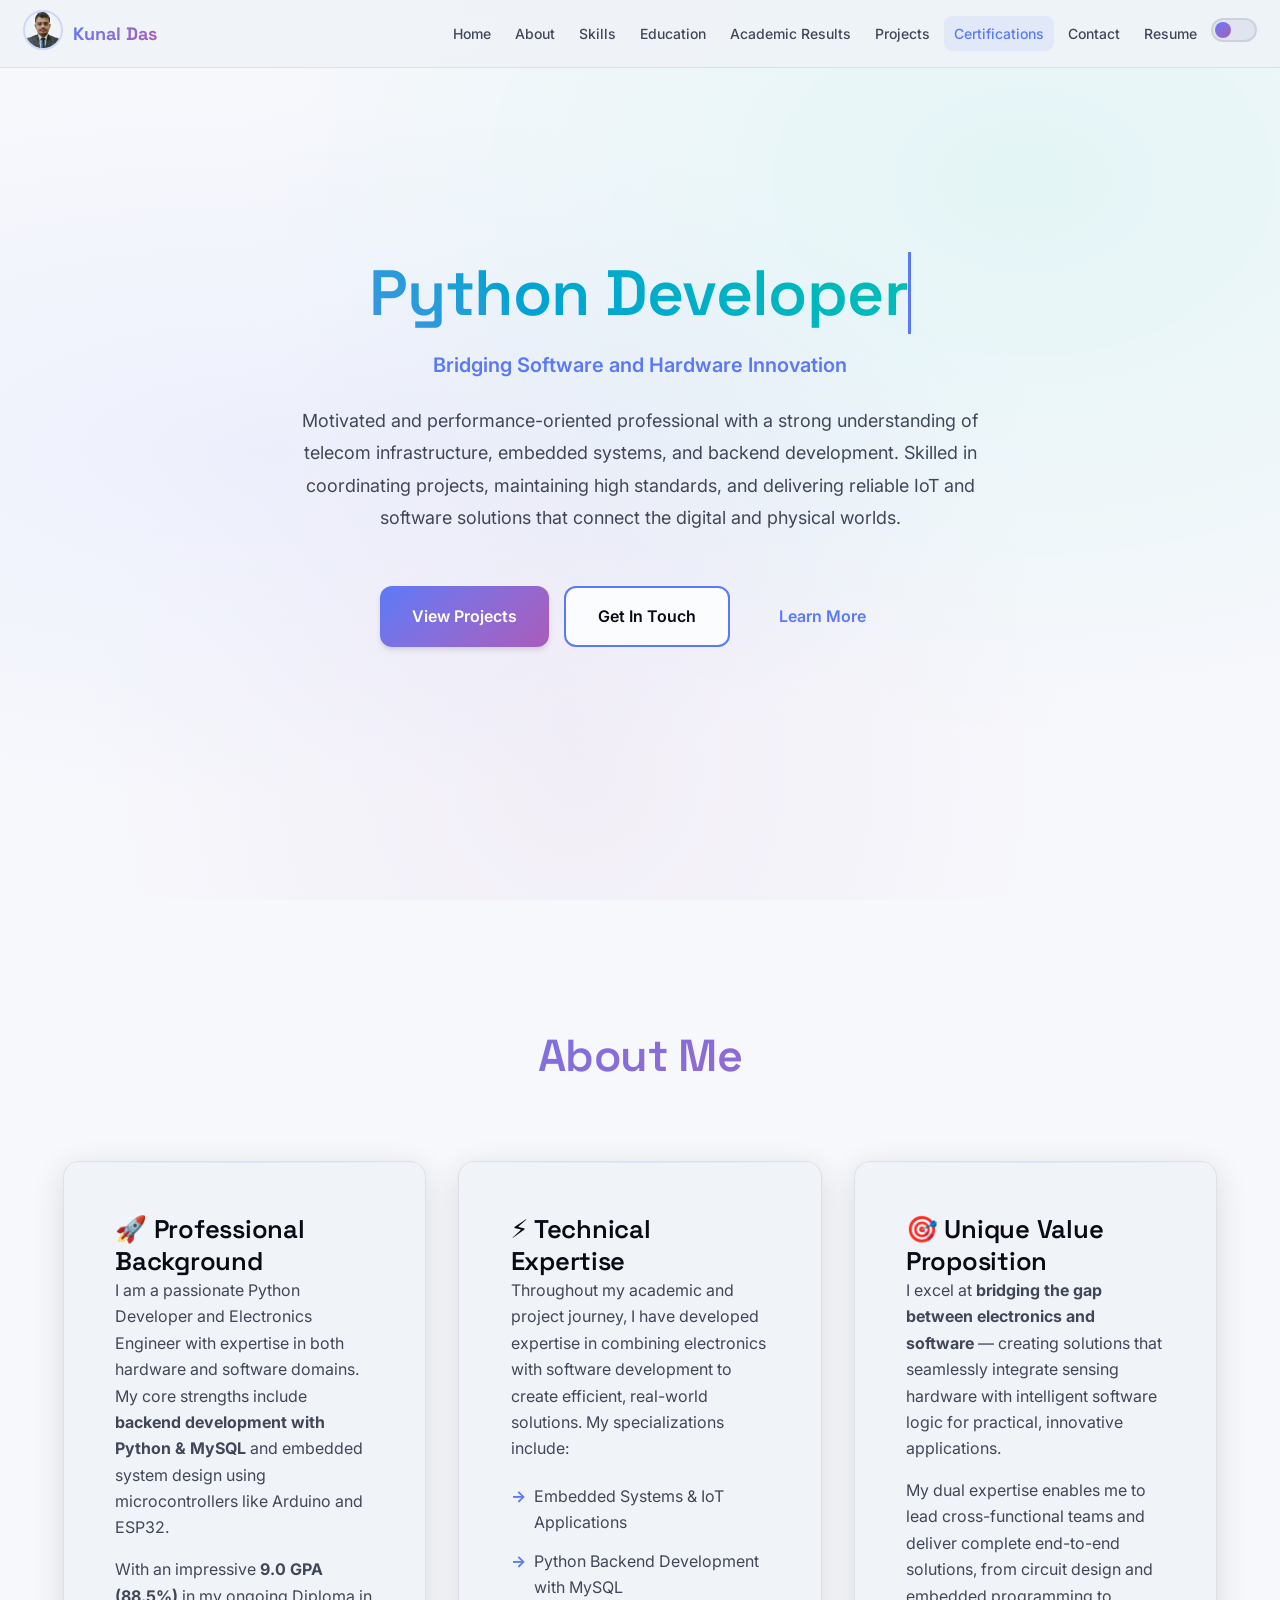
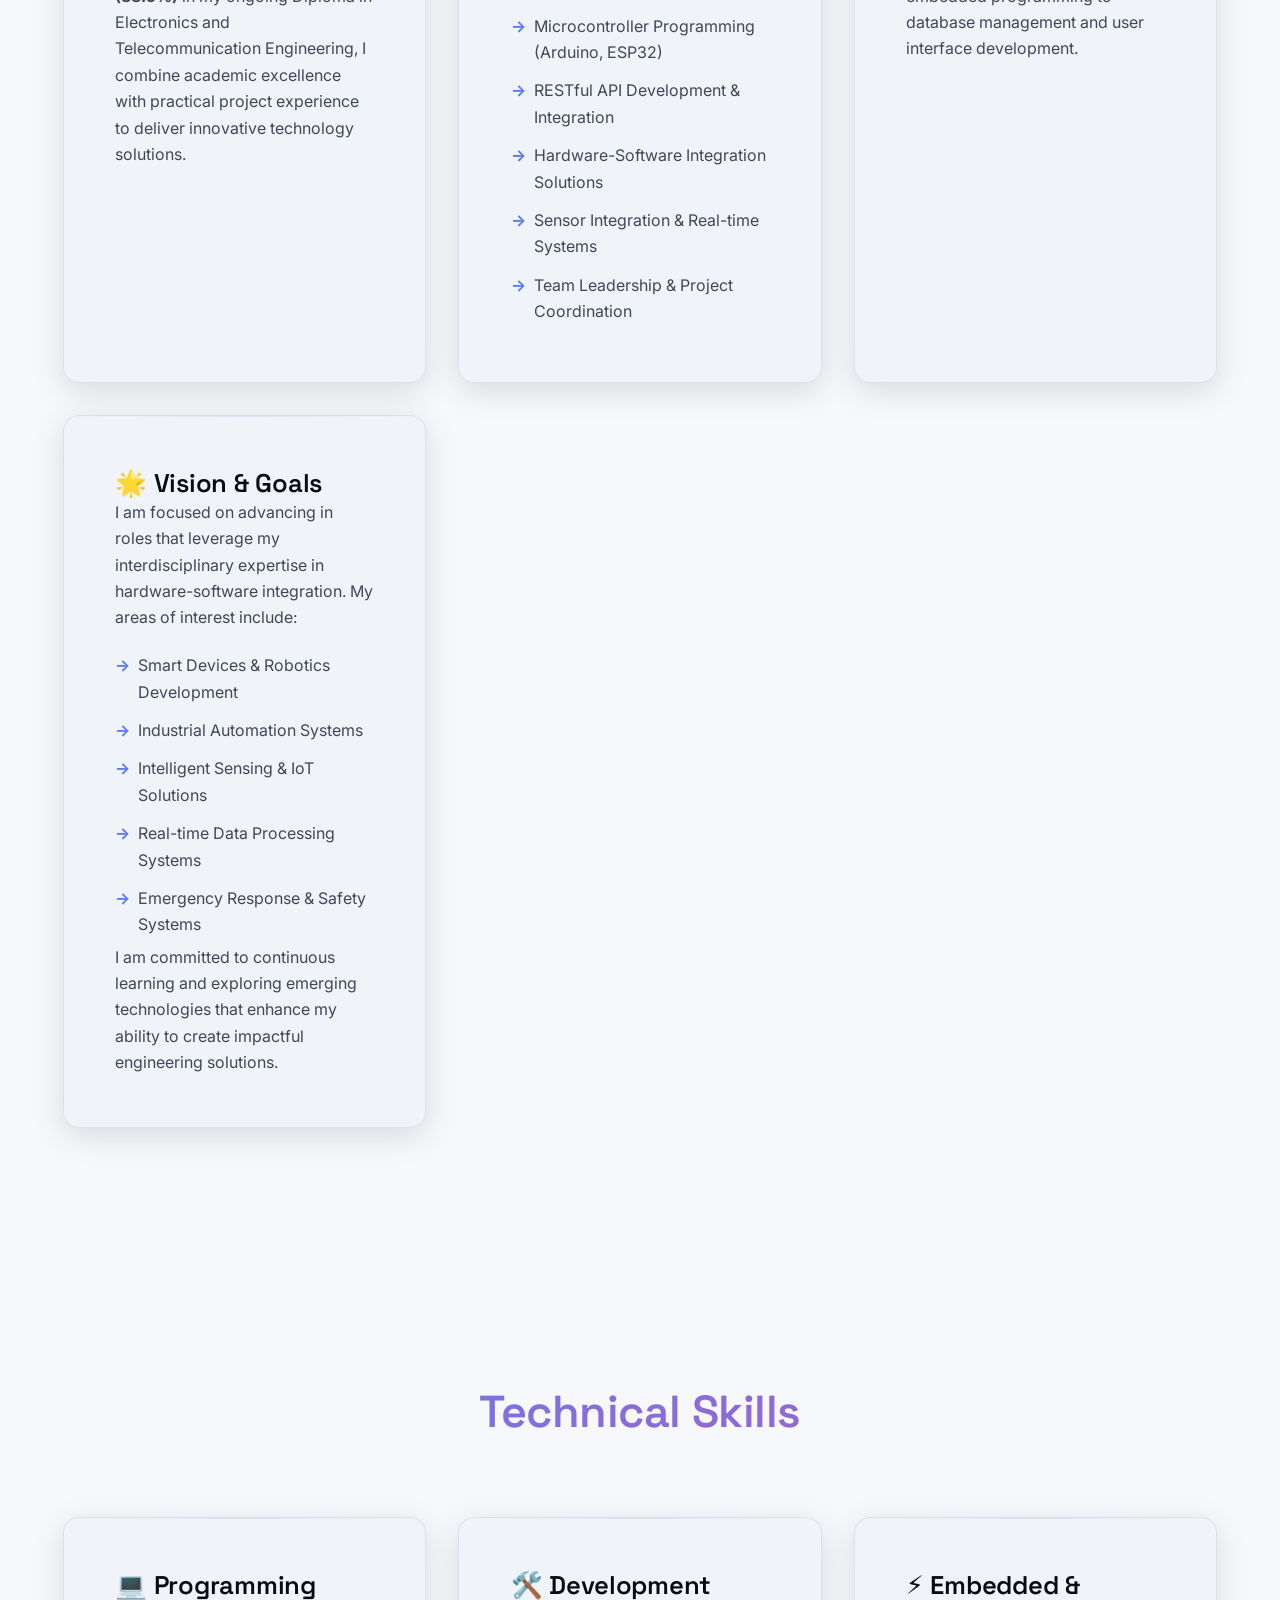
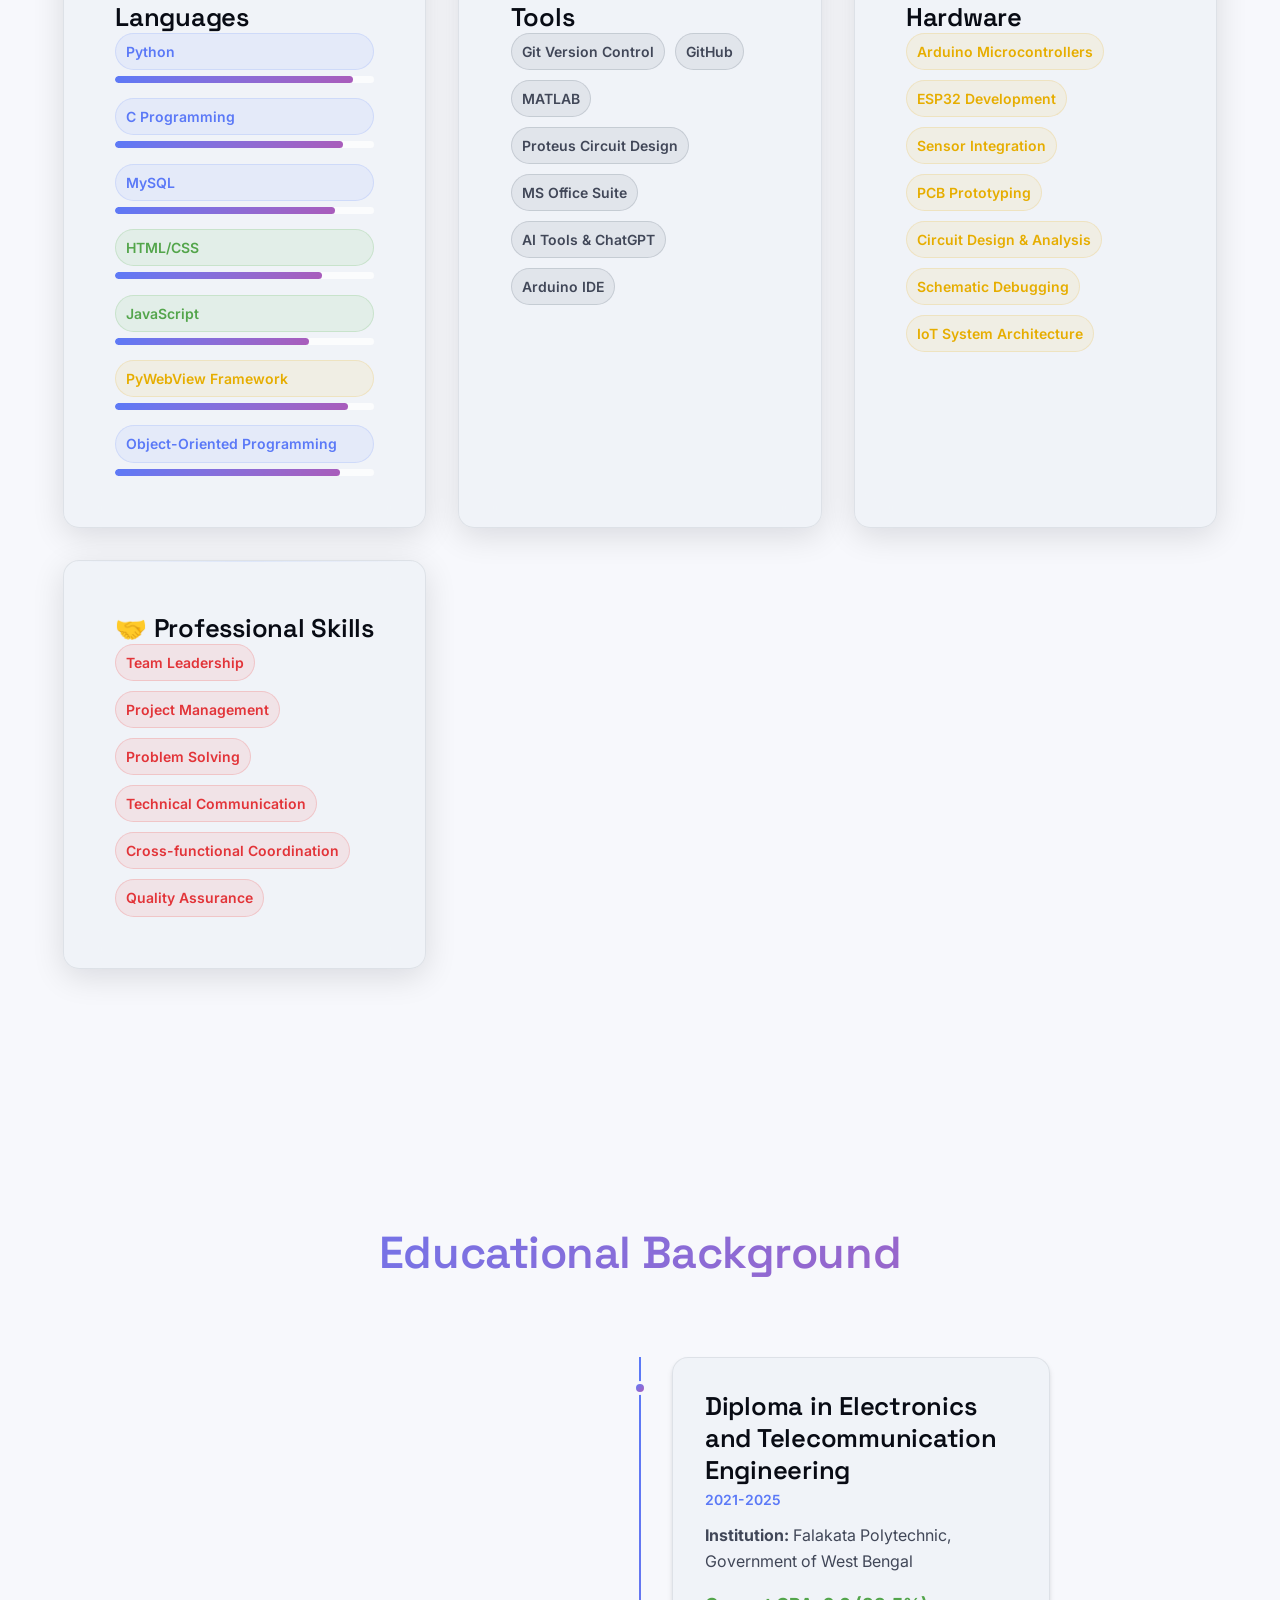
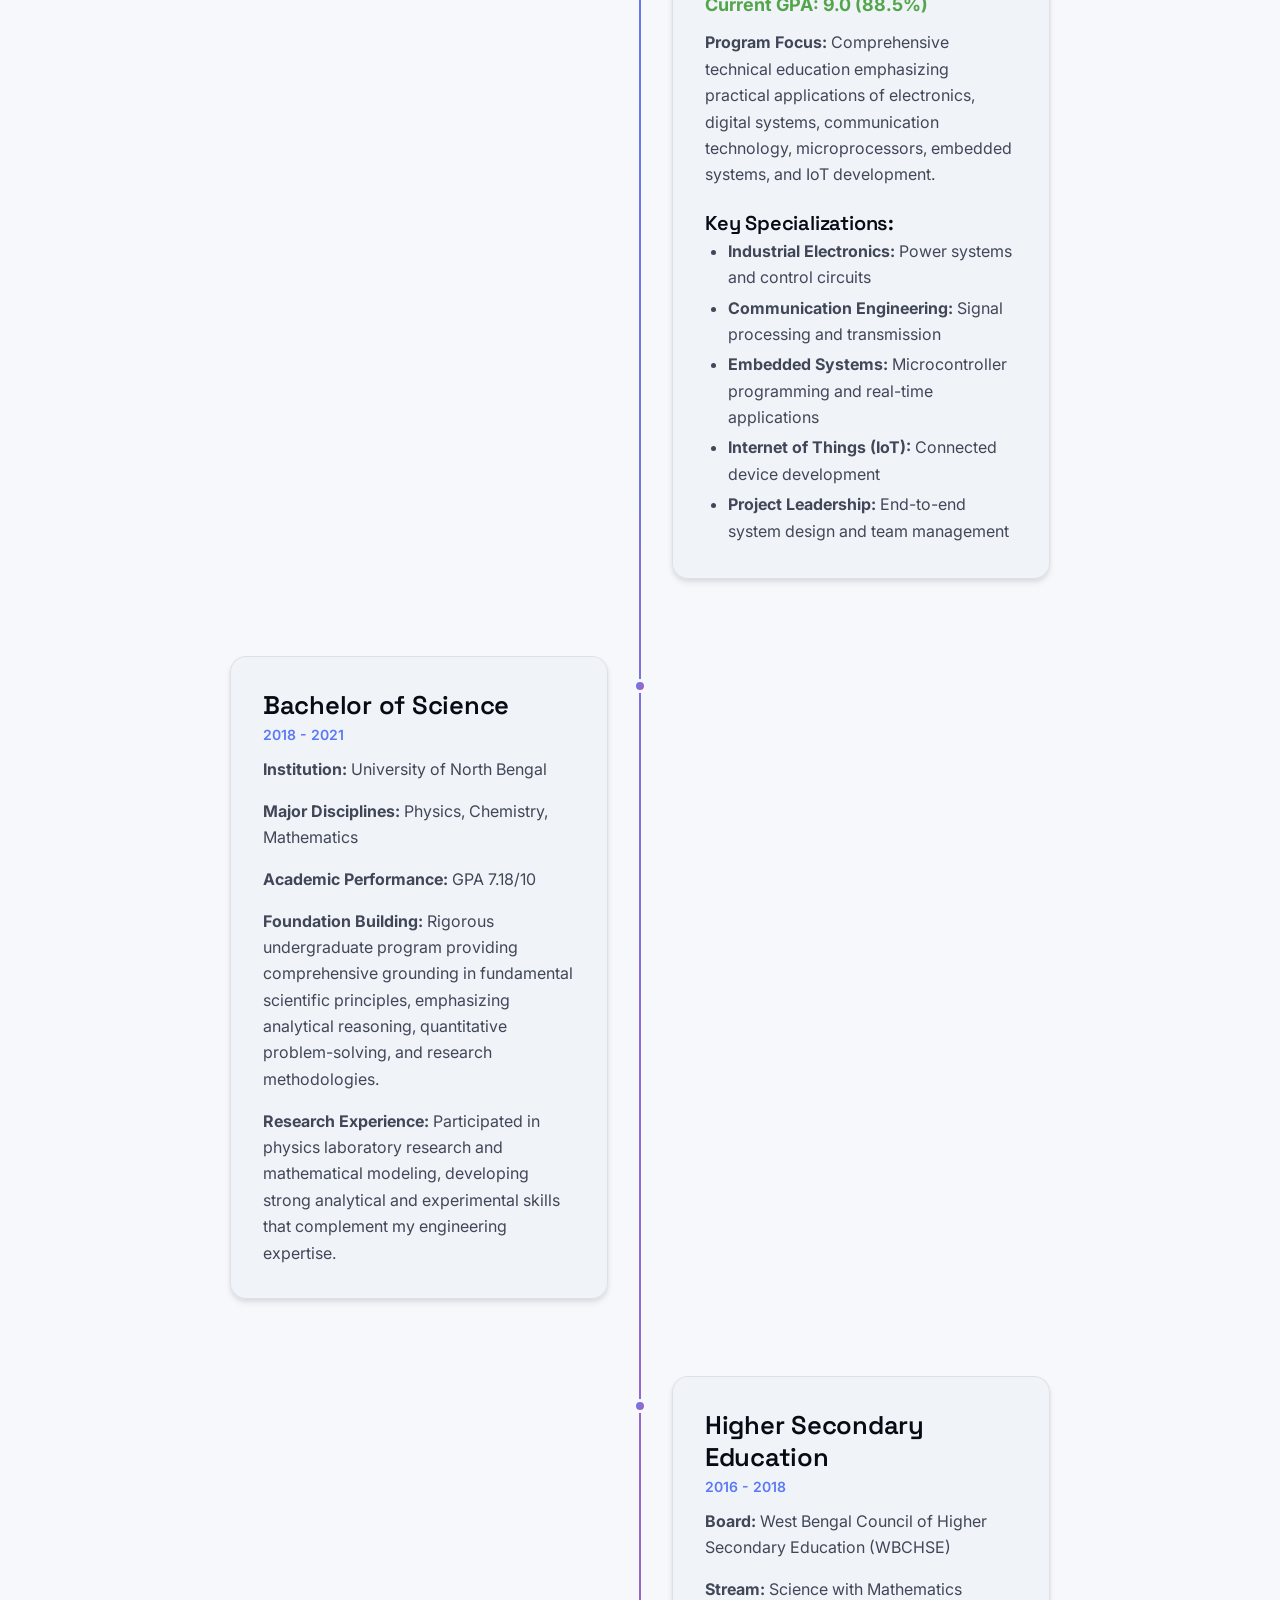
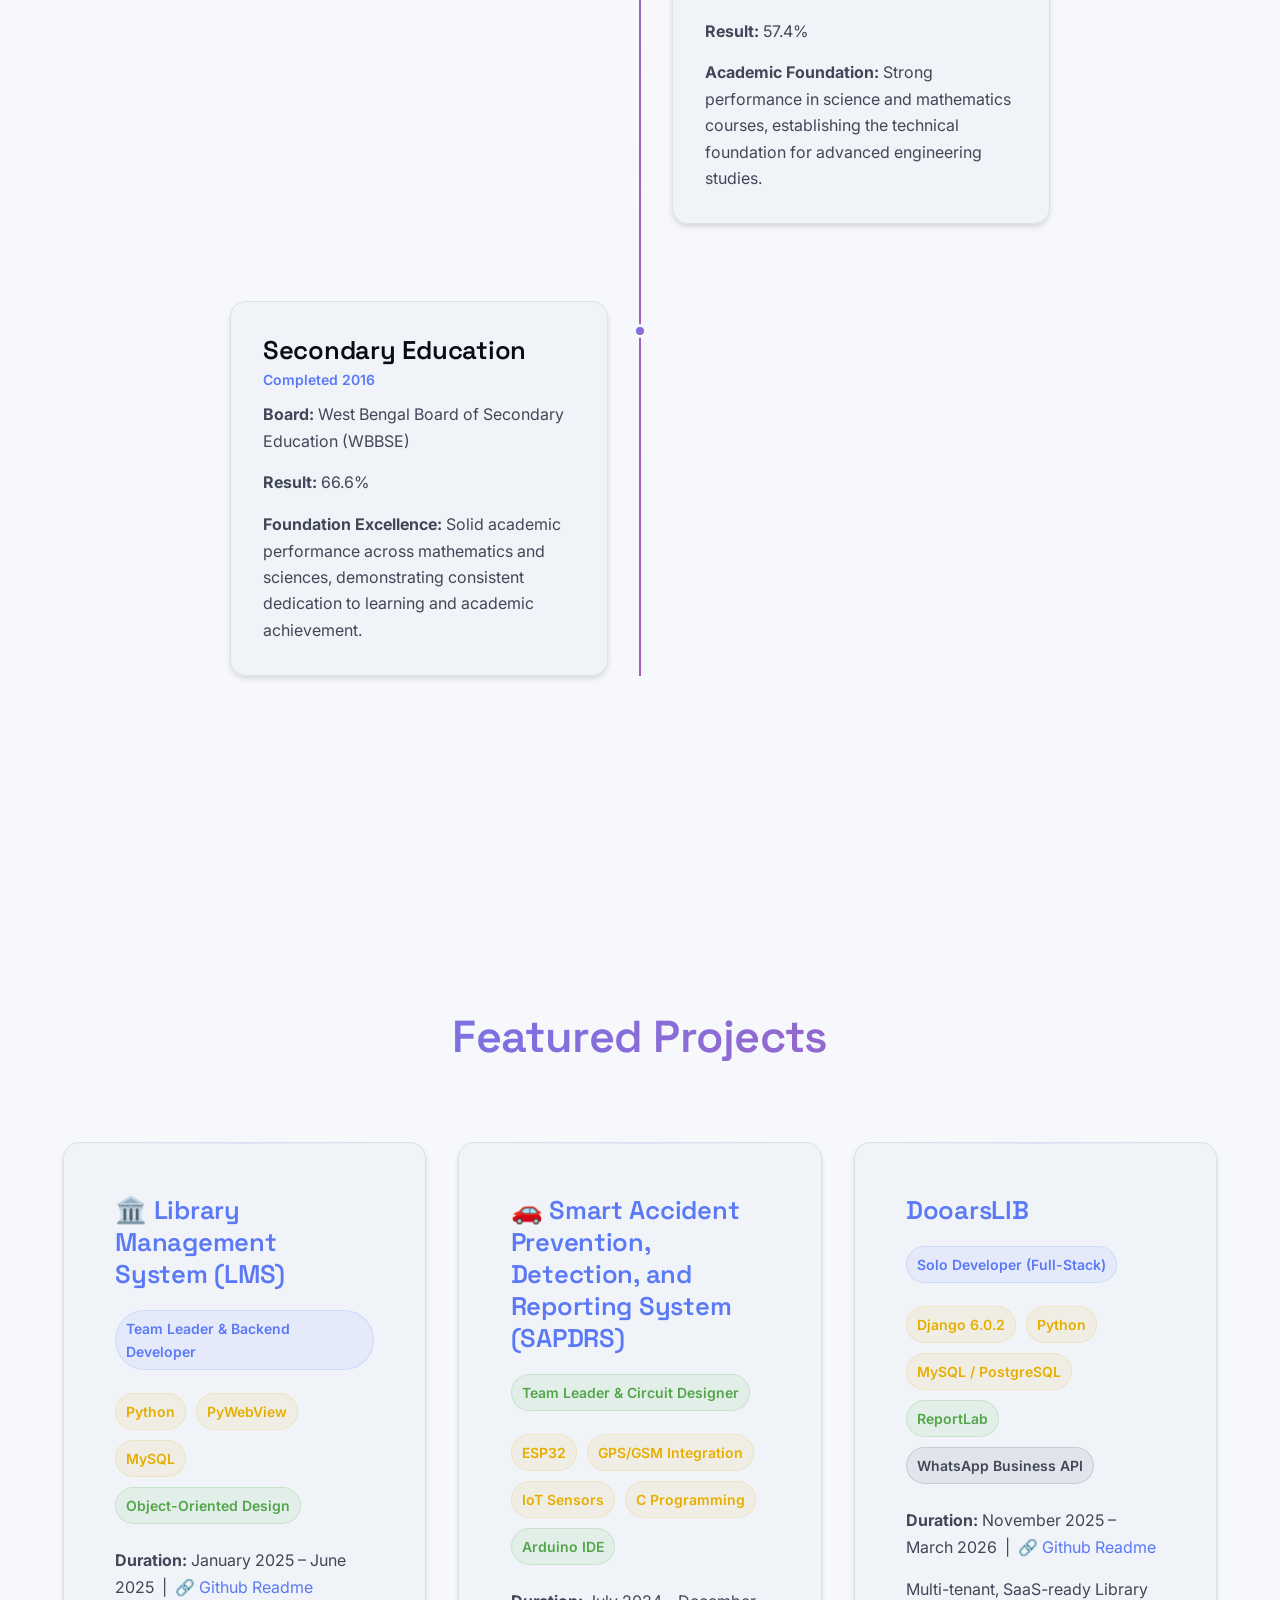
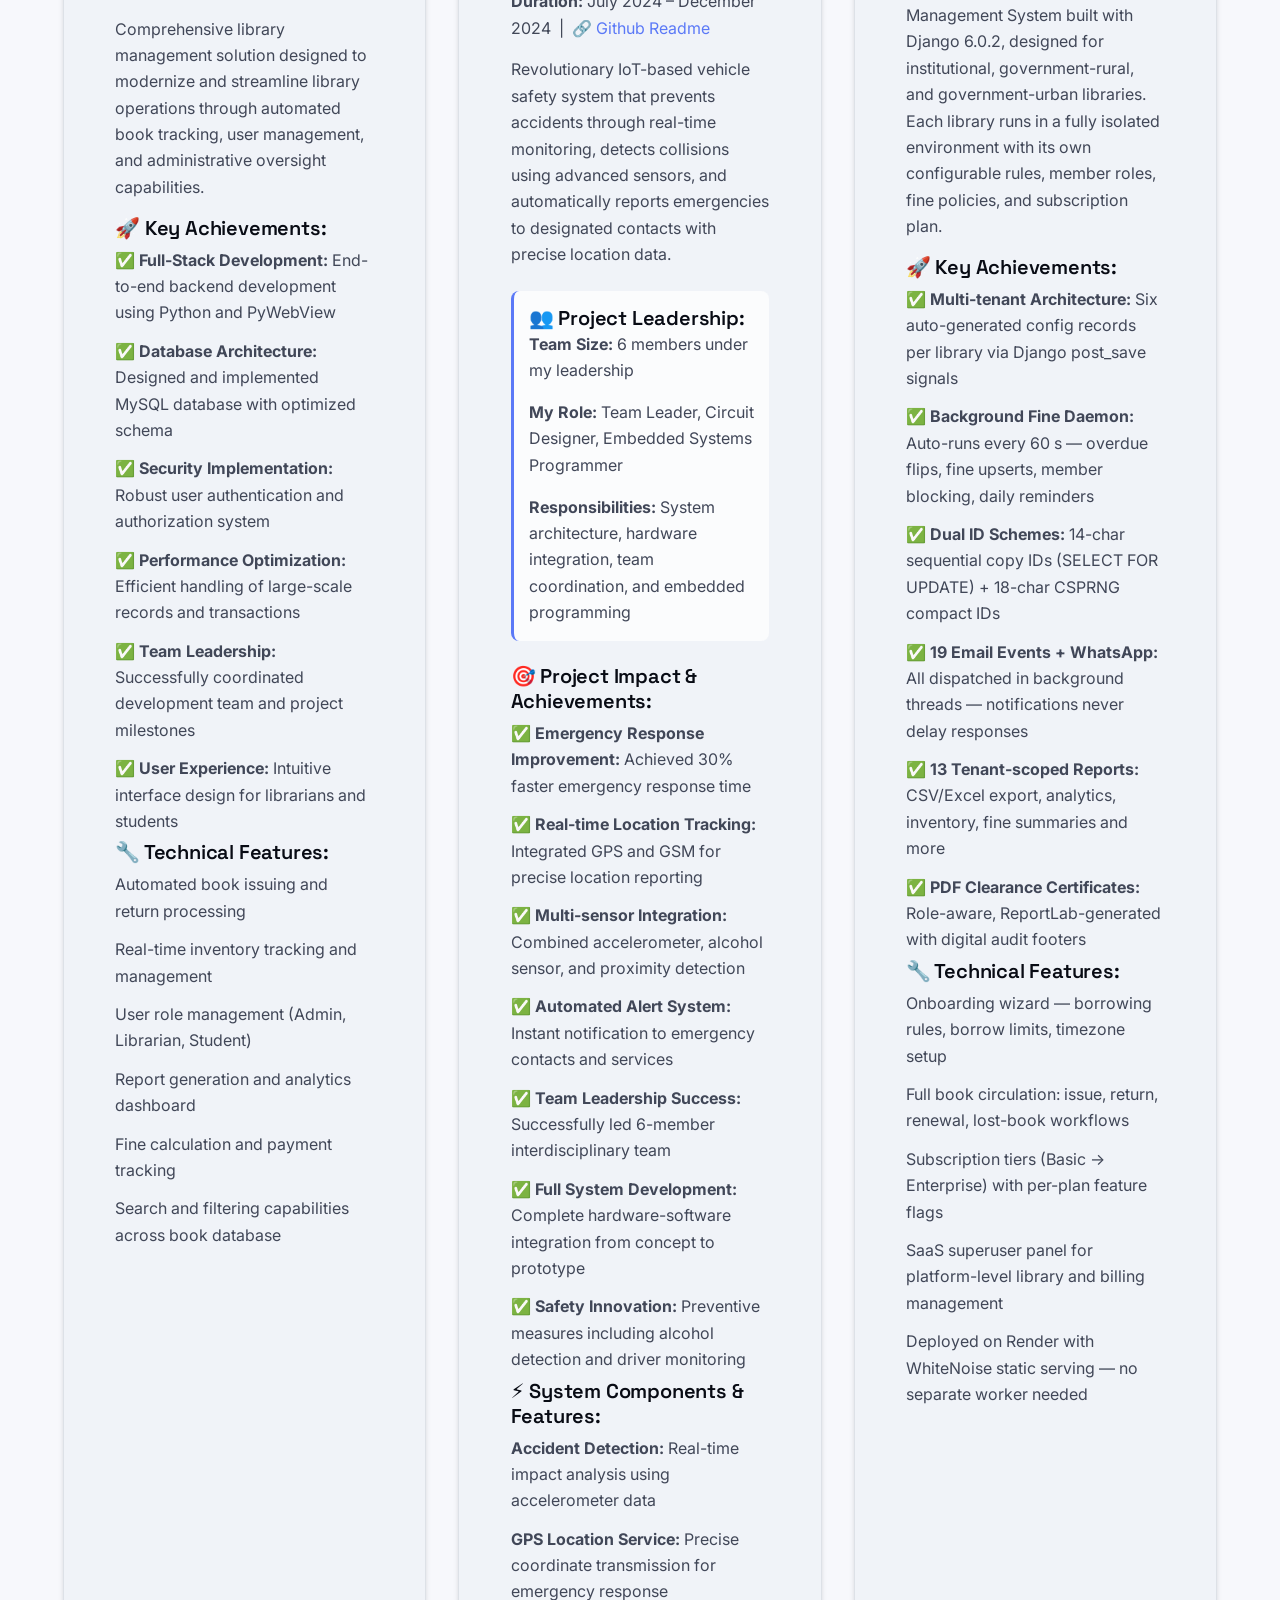
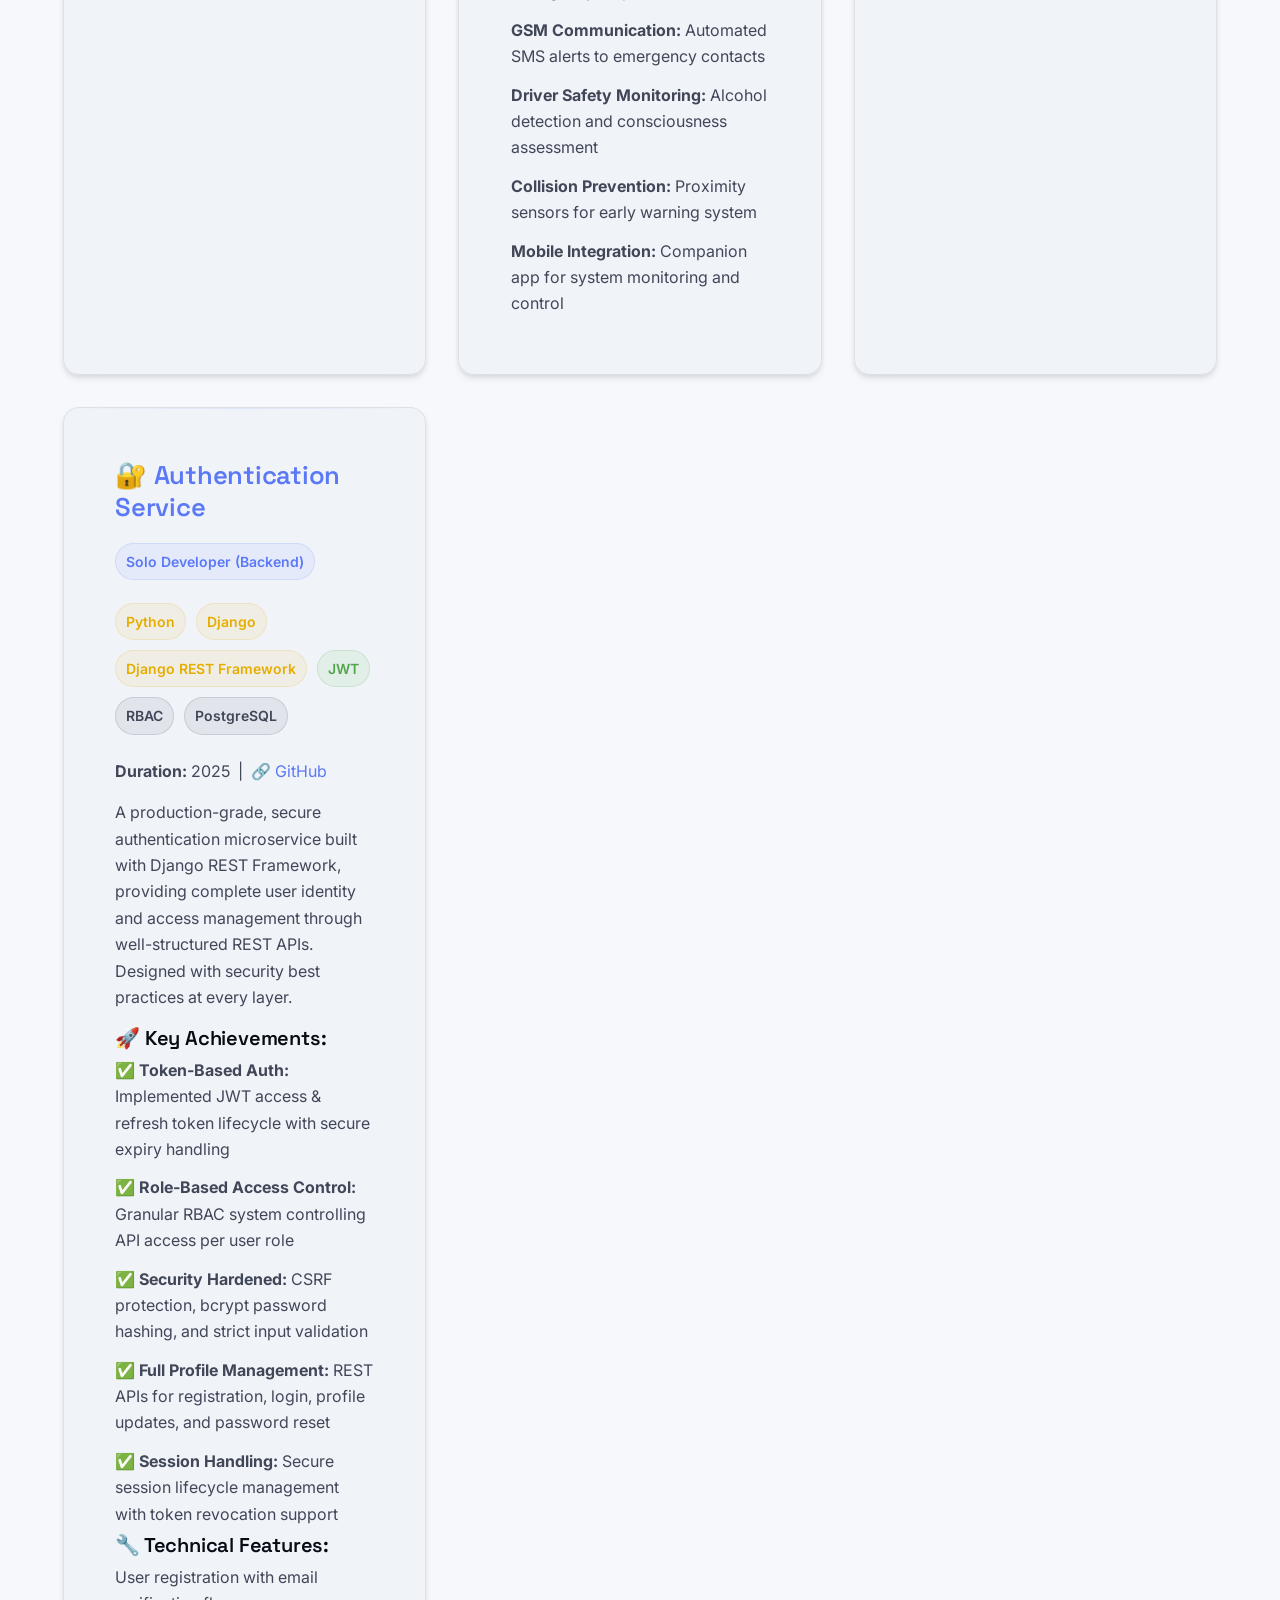
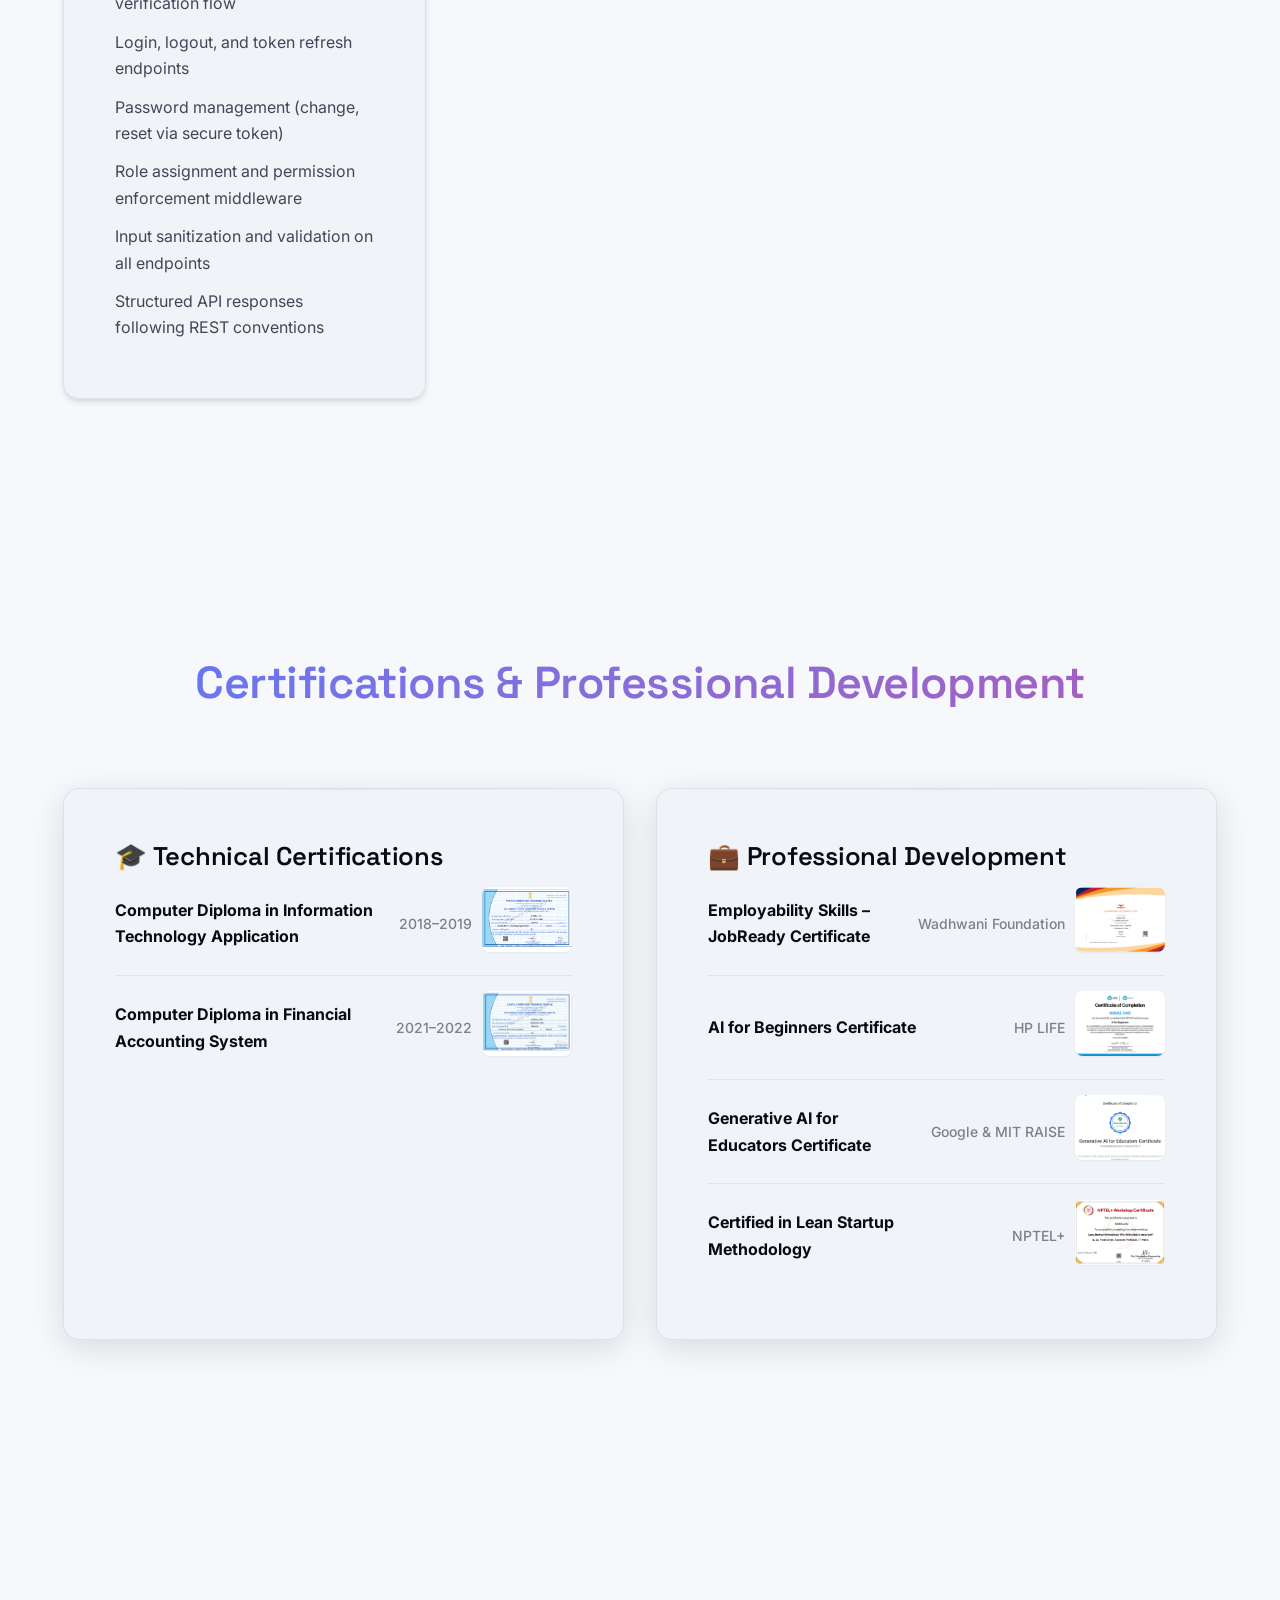
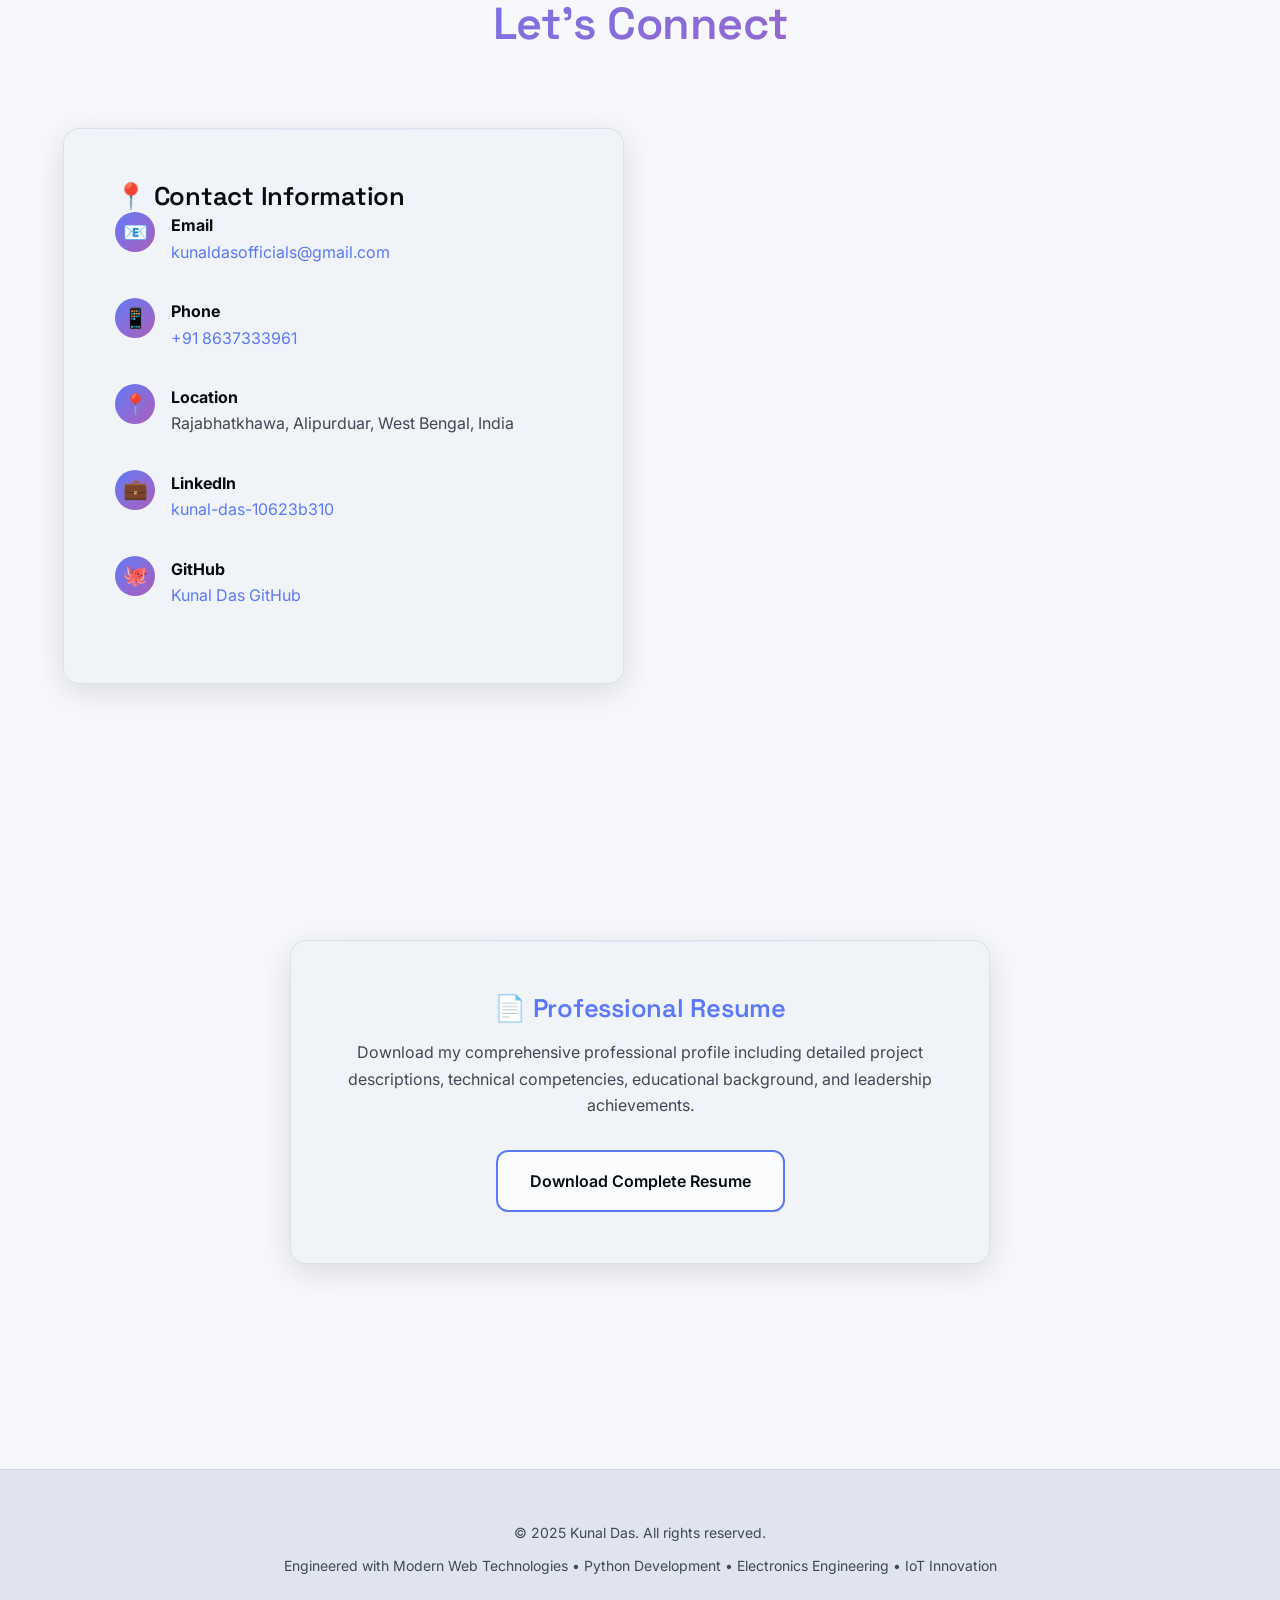
<file: index.html>
<!DOCTYPE html>
<html lang="en">
<head>
    <meta charset="UTF-8">
    <meta name="viewport" content="width=device-width, initial-scale=1.0">
    <title>Kunal Das - Python Developer & Electronics Engineer</title>
    <link rel="icon" type="image/png" href="assets\k.1-removebg.png">
    <link rel="stylesheet" href="style.css">
    <link rel="preconnect" href="https://fonts.googleapis.com">
    <link rel="preconnect" href="https://fonts.gstatic.com" crossorigin>
    <link href="https://fonts.googleapis.com/css2?family=Inter:wght@100..900&family=JetBrains+Mono:wght@100..800&family=Orbitron:wght@400..900&family=Space+Grotesk:wght@300..700&display=swap" rel="stylesheet">
    <meta name="description" content="Kunal Das - Python Developer & Electronics Engineer specializing in IoT, embedded systems, and full-stack development">
    <!-- Scroll Progress Bar -->
    <div id="scrollProgress" class="scroll-progress"></div>
</head>
<body>
    <!-- Fixed Navigation -->
    <header>
      <nav class="navbar">
        <div class="nav-logo">
            <a href="assets\WhatsApp_Image_2024-10-18_at_21,14,30_aa26606b-removebg-removebg-preview-Picsart-AiImageEnhancer.png" ><img src="assets/WhatsApp_Image_2024-10-18_at_21,14,30_aa26606b-removebg-removebg-preview-Picsart-AiImageEnhancer.png" alt="Kunal Das" class="logo-image"></a>
            <a href="#home" class="logo-text">Kunal Das</a>
        </div>
            <ul class="nav-links">
                <li><a href="#home">Home</a></li>
                <li><a href="#about">About</a></li>
                <li><a href="#skills">Skills</a></li>
                <li><a href="#education">Education</a></li>
                <li><a href="results.html">Academic Results</a></li>
                <li><a href="#projects">Projects</a></li>
                <li><a href="#certifications">Certifications</a></li>
                <li><a href="#contact">Contact</a></li>
                <li><a href="#resume">Resume</a></li>
                <li>
                    <label class="theme-toggle">
                        <input type="checkbox" id="darkModeToggle">
                        <span class="theme-toggle-slider"></span>
                    </label>
                </li>
            </ul>
            <button class="nav-toggle" aria-label="Toggle navigation">
                <span></span>
                <span></span>
                <span></span>
            </button>
        </nav>
    </header>

    <!-- Hero Section -->
    <section id="home" class="section-hero">
        <div class="hero-content">
             <!-- Add this rotating logo section -->
            <!-- <div class="rotating-logo">
                <img src="assets/k.1-removebg.png" alt="Kunal Das Logo" class="logo-rotate">
            </div> -->
            <h1>Python Developer & Electronics Engineer</h1>
            <p class="hero-subtitle">Bridging Software and Hardware Innovation</p>
            <p class="hero-description">
                Motivated and performance-oriented professional with a strong understanding of telecom infrastructure, 
                embedded systems, and backend development. Skilled in coordinating projects, maintaining high standards, 
                and delivering reliable IoT and software solutions that connect the digital and physical worlds.
            </p>
            <div class="hero-actions">
                <a href="#projects" class="btn btn-primary">View Projects</a>
                <a href="#contact" class="btn btn-secondary">Get In Touch</a>
                <a href="#about" class="btn btn-ghost">Learn More</a>
            </div>
        </div>
    </section>

    <!-- About Section -->
    <section id="about">
        <div class="container">
            <h2 class="section-title">About Me</h2>
            <div class="grid grid-auto-fit">
                <div class="glass-card">
                    <h3>🚀 Professional Background</h3>
                    <p>I am a passionate Python Developer and Electronics Engineer with expertise in both hardware and software domains. My core strengths include <strong>backend development with Python & MySQL</strong> and embedded system design using microcontrollers like Arduino and ESP32.</p>
                    
                    <p>With an impressive <strong>9.0 GPA (88.5%)</strong> in my ongoing Diploma in Electronics and Telecommunication Engineering, I combine academic excellence with practical project experience to deliver innovative technology solutions.</p>
                </div>
                
                <div class="glass-card">
                    <h3>⚡ Technical Expertise</h3>
                    <p>Throughout my academic and project journey, I have developed expertise in combining electronics with software development to create efficient, real-world solutions. My specializations include:</p>
                    <ul class="feature-list">
                        <li>Embedded Systems & IoT Applications</li>
                        <li>Python Backend Development with MySQL</li>
                        <li>Microcontroller Programming (Arduino, ESP32)</li>
                        <li>RESTful API Development & Integration</li>
                        <li>Hardware-Software Integration Solutions</li>
                        <li>Sensor Integration & Real-time Systems</li>
                        <li>Team Leadership & Project Coordination</li>
                    </ul>
                </div>
                
                <div class="glass-card">
                    <h3>🎯 Unique Value Proposition</h3>
                    <p>I excel at <strong>bridging the gap between electronics and software</strong> — creating solutions that seamlessly integrate sensing hardware with intelligent software logic for practical, innovative applications.</p>
                    
                    <p>My dual expertise enables me to lead cross-functional teams and deliver complete end-to-end solutions, from circuit design and embedded programming to database management and user interface development.</p>
                </div>
                
                <div class="glass-card">
                    <h3>🌟 Vision & Goals</h3>
                    <p>I am focused on advancing in roles that leverage my interdisciplinary expertise in hardware-software integration. My areas of interest include:</p>
                    <ul class="feature-list">
                        <li>Smart Devices & Robotics Development</li>
                        <li>Industrial Automation Systems</li>
                        <li>Intelligent Sensing & IoT Solutions</li>
                        <li>Real-time Data Processing Systems</li>
                        <li>Emergency Response & Safety Systems</li>
                    </ul>
                    <p>I am committed to continuous learning and exploring emerging technologies that enhance my ability to create impactful engineering solutions.</p>
                </div>
            </div>
        </div>
    </section>

    <!-- Skills Section -->
    <section id="skills">
        <div class="container">
            <h2 class="section-title">Technical Skills</h2>
            <div class="grid grid-auto-fit">
                <div class="glass-card">
                    <h3>💻 Programming Languages</h3>
                    <div class="skills-grid">
                        <div class="skill-item">
                            <span class="badge badge-primary">Python</span>
                            <div class="progress">
                                <div class="progress-bar" style="width: 92%"></div>
                            </div>
                        </div>
                        <div class="skill-item">
                            <span class="badge badge-primary">C Programming</span>
                            <div class="progress">
                                <div class="progress-bar" style="width: 88%"></div>
                            </div>
                        </div>
                        <div class="skill-item">
                            <span class="badge badge-primary">MySQL</span>
                            <div class="progress">
                                <div class="progress-bar" style="width: 85%"></div>
                            </div>
                        </div>
                        <div class="skill-item">
                            <span class="badge badge-success">HTML/CSS</span>
                            <div class="progress">
                                <div class="progress-bar" style="width: 80%"></div>
                            </div>
                        </div>
                        <div class="skill-item">
                            <span class="badge badge-success">JavaScript</span>
                            <div class="progress">
                                <div class="progress-bar" style="width: 75%"></div>
                            </div>
                        </div>
                        <div class="skill-item">
                            <span class="badge badge-warning">PyWebView Framework</span>
                            <div class="progress">
                                <div class="progress-bar" style="width: 90%"></div>
                            </div>
                        </div>
                        <div class="skill-item">
                            <span class="badge badge-primary">Object-Oriented Programming</span>
                            <div class="progress">
                                <div class="progress-bar" style="width: 87%"></div>
                            </div>
                        </div>
                    </div>
                </div>

                <div class="glass-card">
                    <h3>🛠️ Development Tools</h3>
                    <div class="skill-tags">
                        <span class="badge badge-secondary">Git Version Control</span>
                        <span class="badge badge-secondary">GitHub</span>
                        <span class="badge badge-secondary">MATLAB</span>
                        <span class="badge badge-secondary">Proteus Circuit Design</span>
                        <span class="badge badge-secondary">MS Office Suite</span>
                        <span class="badge badge-secondary">AI Tools & ChatGPT</span>
                        <span class="badge badge-secondary">Arduino IDE</span>
                    </div>
                </div>

                <div class="glass-card">
                    <h3>⚡ Embedded & Hardware</h3>
                    <div class="skill-tags">
                        <span class="badge badge-warning">Arduino Microcontrollers</span>
                        <span class="badge badge-warning">ESP32 Development</span>
                        <span class="badge badge-warning">Sensor Integration</span>
                        <span class="badge badge-warning">PCB Prototyping</span>
                        <span class="badge badge-warning">Circuit Design & Analysis</span>
                        <span class="badge badge-warning">Schematic Debugging</span>
                        <span class="badge badge-warning">IoT System Architecture</span>
                    </div>
                </div>

                <div class="glass-card">
                    <h3>🤝 Professional Skills</h3>
                    <div class="skill-tags">
                        <span class="badge badge-danger">Team Leadership</span>
                        <span class="badge badge-danger">Project Management</span>
                        <span class="badge badge-danger">Problem Solving</span>
                        <span class="badge badge-danger">Technical Communication</span>
                        <span class="badge badge-danger">Cross-functional Coordination</span>
                        <span class="badge badge-danger">Quality Assurance</span>
                    </div>
                </div>
            </div>
        </div>
    </section>

    <!-- Education Section -->
    <section id="education">
        <div class="container">
            <h2 class="section-title">Educational Background</h2>
            <div class="timeline">
                <div class="timeline-item">
                    <div class="timeline-card">
                        <h3>Diploma in Electronics and Telecommunication Engineering</h3>
                        <p class="timeline-period">2021-2025</p>
                        <p class="institution"><strong>Institution:</strong> Falakata Polytechnic, Government of West Bengal</p>
                        <p class="academic-performance"><strong>Current GPA:</strong> 9.0 (88.5%)</p>
                        
                        <p><strong>Program Focus:</strong> Comprehensive technical education emphasizing practical applications of electronics, digital systems, communication technology, microprocessors, embedded systems, and IoT development.</p>
                        
                        <div class="course-highlights">
                            <h4>Key Specializations:</h4>
                            <ul>
                                <li><strong>Industrial Electronics:</strong> Power systems and control circuits</li>
                                <li><strong>Communication Engineering:</strong> Signal processing and transmission</li>
                                <li><strong>Embedded Systems:</strong> Microcontroller programming and real-time applications</li>
                                <li><strong>Internet of Things (IoT):</strong> Connected device development</li>
                                <li><strong>Project Leadership:</strong> End-to-end system design and team management</li>
                            </ul>
                        </div>
                    </div>
                </div>

                <div class="timeline-item">
                    <div class="timeline-card">
                        <h3>Bachelor of Science</h3>
                        <p class="timeline-period">2018 - 2021</p>
                        <p class="institution"><strong>Institution:</strong> University of North Bengal</p>
                        <p><strong>Major Disciplines:</strong> Physics, Chemistry, Mathematics</p>
                        <p><strong>Academic Performance:</strong> GPA 7.18/10</p>
                        
                        <p><strong>Foundation Building:</strong> Rigorous undergraduate program providing comprehensive grounding in fundamental scientific principles, emphasizing analytical reasoning, quantitative problem-solving, and research methodologies.</p>
                        
                        <p><strong>Research Experience:</strong> Participated in physics laboratory research and mathematical modeling, developing strong analytical and experimental skills that complement my engineering expertise.</p>
                    </div>
                </div>

                <div class="timeline-item">
                    <div class="timeline-card">
                        <h3>Higher Secondary Education</h3>
                        <p class="timeline-period">2016 - 2018</p>
                        <p class="institution"><strong>Board:</strong> West Bengal Council of Higher Secondary Education (WBCHSE)</p>
                        <p><strong>Stream:</strong> Science with Mathematics</p>
                        <p><strong>Result:</strong> 57.4%</p>
                        
                        <p><strong>Academic Foundation:</strong> Strong performance in science and mathematics courses, establishing the technical foundation for advanced engineering studies.</p>
                    </div>
                </div>

                <div class="timeline-item">
                    <div class="timeline-card">
                        <h3>Secondary Education</h3>
                        <p class="timeline-period">Completed 2016</p>
                        <p class="institution"><strong>Board:</strong> West Bengal Board of Secondary Education (WBBSE)</p>
                        <p><strong>Result:</strong> 66.6%</p>
                        
                        <p><strong>Foundation Excellence:</strong> Solid academic performance across mathematics and sciences, demonstrating consistent dedication to learning and academic achievement.</p>
                    </div>
                </div>
            </div>
        </div>
    </section>

    <!-- Projects Section -->
    <section id="projects">
        <div class="container">
            <h2 class="section-title">Featured Projects</h2>
            <div class="grid grid-auto-fit">
                <!-- Library Management System -->
                <div class="glass-card project-card">
                    <div class="project-header">
                        <h3>🏛️ Library Management System (LMS)</h3>
                        <span class="badge badge-primary">Team Leader & Backend Developer</span>
                    </div>
                    
                    <div class="project-tech">
                        <span class="badge badge-warning">Python</span>
                        <span class="badge badge-warning">PyWebView</span>
                        <span class="badge badge-warning">MySQL</span>
                        <span class="badge badge-success">Object-Oriented Design</span>
                    </div>
                    
                    <!-- <p class="project-timeline"><strong>Duration:</strong> January 2025 – June 2025</p> -->
                    <p class="project-timeline"><strong>Duration:</strong> January 2025 – June 2025 &nbsp;|&nbsp; <a href="https://github.com/kunaldas-kd/LibNexa#readme" target="_blank" rel="noopener">🔗 Github Readme</a></p>
                    <p class="project-description">
                        Comprehensive library management solution designed to modernize and streamline library operations through 
                        automated book tracking, user management, and administrative oversight capabilities.
                    </p>
                    
                    <div class="project-highlights">
                        <h4>🚀 Key Achievements:</h4>
                        <ul>
                            <li>✅ <strong>Full-Stack Development:</strong> End-to-end backend development using Python and PyWebView</li>
                            <li>✅ <strong>Database Architecture:</strong> Designed and implemented MySQL database with optimized schema</li>
                            <li>✅ <strong>Security Implementation:</strong> Robust user authentication and authorization system</li>
                            <li>✅ <strong>Performance Optimization:</strong> Efficient handling of large-scale records and transactions</li>
                            <li>✅ <strong>Team Leadership:</strong> Successfully coordinated development team and project milestones</li>
                            <li>✅ <strong>User Experience:</strong> Intuitive interface design for librarians and students</li>
                        </ul>
                    </div>

                    <div class="project-features">
                        <h4>🔧 Technical Features:</h4>
                        <ul>
                            <li>Automated book issuing and return processing</li>
                            <li>Real-time inventory tracking and management</li>
                            <li>User role management (Admin, Librarian, Student)</li>
                            <li>Report generation and analytics dashboard</li>
                            <li>Fine calculation and payment tracking</li>
                            <li>Search and filtering capabilities across book database</li>
                        </ul>
                    </div>
                </div>

                <!-- Smart Accident Prevention System -->
                <div class="glass-card project-card">
                    <div class="project-header">
                        <h3>🚗 Smart Accident Prevention, Detection, and Reporting System (SAPDRS)</h3>
                        <span class="badge badge-success">Team Leader & Circuit Designer</span>
                    </div>
                    
                    <div class="project-tech">
                        <span class="badge badge-warning">ESP32</span>
                        <span class="badge badge-warning">GPS/GSM Integration</span>
                        <span class="badge badge-warning">IoT Sensors</span>
                        <span class="badge badge-warning">C Programming</span>
                        <span class="badge badge-success">Arduino IDE</span>
                    </div>
                    
                    <p class="project-timeline"><strong>Duration:</strong> July 2024 – December 2024 &nbsp;|&nbsp; <a href="https://github.com/kunaldas-kd/SAPDRS#readme" target="_blank" rel="noopener">🔗 Github Readme</a></p>
                    
                    <p class="project-description">
                        Revolutionary IoT-based vehicle safety system that prevents accidents through real-time monitoring, 
                        detects collisions using advanced sensors, and automatically reports emergencies to designated contacts 
                        with precise location data.
                    </p>
                    
                    <div class="project-team">
                        <h4>👥 Project Leadership:</h4>
                        <p><strong>Team Size:</strong> 6 members under my leadership</p>
                        <p><strong>My Role:</strong> Team Leader, Circuit Designer, Embedded Systems Programmer</p>
                        <p><strong>Responsibilities:</strong> System architecture, hardware integration, team coordination, and embedded programming</p>
                    </div>
                    
                    <div class="project-highlights">
                        <h4>🎯 Project Impact & Achievements:</h4>
                        <ul>
                            <li>✅ <strong>Emergency Response Improvement:</strong> Achieved 30% faster emergency response time</li>
                            <li>✅ <strong>Real-time Location Tracking:</strong> Integrated GPS and GSM for precise location reporting</li>
                            <li>✅ <strong>Multi-sensor Integration:</strong> Combined accelerometer, alcohol sensor, and proximity detection</li>
                            <li>✅ <strong>Automated Alert System:</strong> Instant notification to emergency contacts and services</li>
                            <li>✅ <strong>Team Leadership Success:</strong> Successfully led 6-member interdisciplinary team</li>
                            <li>✅ <strong>Full System Development:</strong> Complete hardware-software integration from concept to prototype</li>
                            <li>✅ <strong>Safety Innovation:</strong> Preventive measures including alcohol detection and driver monitoring</li>
                        </ul>
                    </div>

                    <div class="project-features">
                        <h4>⚡ System Components & Features:</h4>
                        <ul>
                            <li><strong>Accident Detection:</strong> Real-time impact analysis using accelerometer data</li>
                            <li><strong>GPS Location Service:</strong> Precise coordinate transmission for emergency response</li>
                            <li><strong>GSM Communication:</strong> Automated SMS alerts to emergency contacts</li>
                            <li><strong>Driver Safety Monitoring:</strong> Alcohol detection and consciousness assessment</li>
                            <li><strong>Collision Prevention:</strong> Proximity sensors for early warning system</li>
                            <li><strong>Mobile Integration:</strong> Companion app for system monitoring and control</li>
                        </ul>
                    </div>
                </div>

                <!-- DooarsLIB -->
                <div class="glass-card project-card">
                    <div class="project-header">
                        <!-- <img src="assets/DooarsLIB.png" alt="DooarsLIB Logo" class="skill-icon">  -->
                        <h3>DooarsLIB</h3>
                        <span class="badge badge-primary">Solo Developer (Full-Stack)</span>
                    </div>

                    <div class="project-tech">
                        <span class="badge badge-warning">Django 6.0.2</span>
                        <span class="badge badge-warning">Python</span>
                        <span class="badge badge-warning">MySQL / PostgreSQL</span>
                        <span class="badge badge-success">ReportLab</span>
                        <span class="badge badge-secondary">WhatsApp Business API</span>
                    </div>

                    <!-- <p class="project-timeline"><strong>Duration:</strong> November 2025 – March 2026 &nbsp;|&nbsp; <a href="https://dooars-granthika.onrender.com" target="_blank" rel="noopener">🔗 Live Demo</a></p> -->
                    <p class="project-timeline"><strong>Duration:</strong> November 2025 – March 2026 &nbsp;|&nbsp; <a href="https://github.com/kunaldas-kd/Dooars-Granthika#readme" target="_blank" rel="noopener">🔗 Github Readme</a></p>
                    <p class="project-description">
                        Multi-tenant, SaaS-ready Library Management System built with Django 6.0.2, designed for institutional,
                        government-rural, and government-urban libraries. Each library runs in a fully isolated environment with
                        its own configurable rules, member roles, fine policies, and subscription plan.
                    </p>

                    <div class="project-highlights">
                        <h4>🚀 Key Achievements:</h4>
                        <ul>
                            <li>✅ <strong>Multi-tenant Architecture:</strong> Six auto-generated config records per library via Django post_save signals</li>
                            <li>✅ <strong>Background Fine Daemon:</strong> Auto-runs every 60 s — overdue flips, fine upserts, member blocking, daily reminders</li>
                            <li>✅ <strong>Dual ID Schemes:</strong> 14-char sequential copy IDs (SELECT FOR UPDATE) + 18-char CSPRNG compact IDs</li>
                            <li>✅ <strong>19 Email Events + WhatsApp:</strong> All dispatched in background threads — notifications never delay responses</li>
                            <li>✅ <strong>13 Tenant-scoped Reports:</strong> CSV/Excel export, analytics, inventory, fine summaries and more</li>
                            <li>✅ <strong>PDF Clearance Certificates:</strong> Role-aware, ReportLab-generated with digital audit footers</li>
                        </ul>
                    </div>

                    <div class="project-features">
                        <h4>🔧 Technical Features:</h4>
                        <ul>
                            <li>Onboarding wizard — borrowing rules, borrow limits, timezone setup</li>
                            <li>Full book circulation: issue, return, renewal, lost-book workflows</li>
                            <li>Subscription tiers (Basic → Enterprise) with per-plan feature flags</li>
                            <li>SaaS superuser panel for platform-level library and billing management</li>
                            <li>Deployed on Render with WhiteNoise static serving — no separate worker needed</li>
                        </ul>
                    </div>
                </div>

                <!-- Authentication Service -->
                <div class="glass-card project-card">
                    <div class="project-header">
                        <h3>🔐 Authentication Service</h3>
                        <span class="badge badge-primary">Solo Developer (Backend)</span>
                    </div>

                    <div class="project-tech">
                        <span class="badge badge-warning">Python</span>
                        <span class="badge badge-warning">Django</span>
                        <span class="badge badge-warning">Django REST Framework</span>
                        <span class="badge badge-success">JWT</span>
                        <span class="badge badge-secondary">RBAC</span>
                        <span class="badge badge-secondary">PostgreSQL</span>
                    </div>

                    <p class="project-timeline"><strong>Duration:</strong> 2025 &nbsp;|&nbsp; <a href="https://github.com/kunaldas-kd" target="_blank" rel="noopener">🔗 GitHub</a></p>

                    <p class="project-description">
                        A production-grade, secure authentication microservice built with Django REST Framework,
                        providing complete user identity and access management through well-structured REST APIs.
                        Designed with security best practices at every layer.
                    </p>

                    <div class="project-highlights">
                        <h4>🚀 Key Achievements:</h4>
                        <ul>
                            <li>✅ <strong>Token-Based Auth:</strong> Implemented JWT access & refresh token lifecycle with secure expiry handling</li>
                            <li>✅ <strong>Role-Based Access Control:</strong> Granular RBAC system controlling API access per user role</li>
                            <li>✅ <strong>Security Hardened:</strong> CSRF protection, bcrypt password hashing, and strict input validation</li>
                            <li>✅ <strong>Full Profile Management:</strong> REST APIs for registration, login, profile updates, and password reset</li>
                            <li>✅ <strong>Session Handling:</strong> Secure session lifecycle management with token revocation support</li>
                        </ul>
                    </div>

                    <div class="project-features">
                        <h4>🔧 Technical Features:</h4>
                        <ul>
                            <li>User registration with email verification flow</li>
                            <li>Login, logout, and token refresh endpoints</li>
                            <li>Password management (change, reset via secure token)</li>
                            <li>Role assignment and permission enforcement middleware</li>
                            <li>Input sanitization and validation on all endpoints</li>
                            <li>Structured API responses following REST conventions</li>
                        </ul>
                    </div>
                </div>

            </div>
        </div>
    </section>

    <!-- Certifications Section -->
<section id="certifications">
        <div class="container">
            <h2 class="section-title">Certifications & Professional Development</h2>
            <div class="grid grid-auto-fit">
                <div class="glass-card cert-card">
                    <h3>🎓 Technical Certifications</h3>
                    <ul class="cert-list">
                        <li>
                            <div class="cert-item">
                                <strong>Computer Diploma in Information Technology Application</strong>
                                <span class="cert-year">2018–2019</span>
                                <a href="assets/Certificates/DITA.png"><img src="assets/Certificates/DITA.png" alt="Computer Diploma in Information Technology Application"></a>
                            </div>
                        </li>
                        <li>
                            <div class="cert-item">
                                <strong>Computer Diploma in Financial Accounting System</strong>
                                <span class="cert-year">2021–2022</span>
                                <a href="assets/Certificates/KUNAL_DAS (DFAS)-1.jpg"><img src="assets/Certificates/KUNAL_DAS (DFAS)-1.jpg" alt="Computer Diploma in Financial Accounting System"></a>
                            </div>
                        </li>
                    </ul>
                </div>


                <div class="glass-card cert-card">
                    <h3>💼 Professional Development</h3>
                    <ul class="cert-list">
                        <li>
                            <div class="cert-item">
                                <strong>Employability Skills – JobReady Certificate</strong>
                                <span class="cert-provider">Wadhwani Foundation</span>
                                <a href="assets/Certificates/Wadhwani Foundation Certificate - 6771ab2d281a8b20fc77d91b.jpg"><img src="assets/Certificates/Wadhwani Foundation Certificate - 6771ab2d281a8b20fc77d91b.jpg" alt="Employability Skills – JobReady Certificate"></a>
                            </div>
                        </li>
                        <li>
                            <div class="cert-item">
                                <strong>AI for Beginners Certificate</strong>
                                <span class="cert-provider">HP LIFE</span>
                                <a href="assets/Certificates/HPLIFE.jpg"><img src="assets/Certificates/HPLIFE.jpg" alt="AI for Beginners Certificate"></a>
                            </div>
                        </li>
                        <li>
                            <div class="cert-item">
                                <strong>Generative AI for Educators Certificate</strong>
                                <span class="cert-provider">Google & MIT RAISE</span>
                                <a href="assets/Certificates/Generative AI for Educators Certificate _ Google.png"><img src="assets/Certificates/Generative AI for Educators Certificate _ Google.png" alt="Generative AI for Educators Certificate"></a>
                            </div>
                        </li>
                        <li>
                            <div class="cert-item">
                                <strong>Certified in Lean Startup Methodology</strong>
                                <span class="cert-provider">NPTEL+</span>
                                <a href="assets/Certificates/Certified In Lean Startup Methodology  NPTEL+.jpg"><img src="assets/Certificates/Certified In Lean Startup Methodology  NPTEL+.jpg" alt="Certified in Lean Startup Methodology"></a>
                            </div>
                        </li>
                    </ul>
                </div>
            </div>
        </div>
    </section>


    <!-- Gallery Section -->
    <!-- <section id="gallery">
        <div class="container">
            <h2 class="section-title">Project Gallery</h2>
            <div class="gallery-grid">
                <div class="gallery-item glass-card">
                    <div class="placeholder-image">
                        <span>LMS Dashboard</span>
                    </div>
                    <p>Library Management System - User Interface & Database Integration</p>
                </div>
                <div class="gallery-item glass-card">
                    <div class="placeholder-image">
                        <span>SAPDRS Circuit</span>
                    </div>
                    <p>Smart Accident Prevention System - Hardware Architecture</p>
                </div>
                <div class="gallery-item glass-card">
                    <div class="placeholder-image">
                        <span>ESP32 Integration</span>
                    </div>
                    <p>IoT Development - Microcontroller & Sensor Assembly</p>
                </div>
                <div class="gallery-item glass-card">
                    <div class="placeholder-image">
                        <span>Database Schema</span>
                    </div>
                    <p>Library Management - MySQL Database Design</p>
                </div>
                <div class="gallery-item glass-card">
                    <div class="placeholder-image">
                        <span>Team Collaboration</span>
                    </div>
                    <p>Project Leadership - Team Development & Coordination</p>
                </div>
                <div class="gallery-item glass-card">
                    <div class="placeholder-image">
                        <span>System Testing</span>
                    </div>
                    <p>Quality Assurance - Hardware-Software Integration Testing</p>
                </div>
            </div>
        </div>
    </section> -->

    <!-- Contact Section -->
    <section id="contact">
        <div class="container">
            <h2 class="section-title">Let's Connect</h2>
            <div class="grid grid-2">
                <div class="glass-card">
                    <h3>📍 Contact Information</h3>
                    <div class="contact-info">
                        <div class="contact-item">
                            <span class="contact-icon">📧</span>
                            <div>
                                <strong>Email</strong>
                                <p><a href="kunaldasofficials@gmail.com"><span class="__cf_email__" data-cfemail="375c4259565b5356445851515e545e565b4477505a565e5b1954585a">kunaldasofficials@gmail.com</span></a></p>
                            </div>
                        </div>
                        <div class="contact-item">
                            <span class="contact-icon">📱</span>
                            <div>
                                <strong>Phone</strong>
                                <p><a href="tel:+918637333961">+91 8637333961</a></p>
                            </div>
                        </div>
                        <div class="contact-item">
                            <span class="contact-icon">📍</span>
                            <div>
                                <strong>Location</strong>
                                <p>Rajabhatkhawa, Alipurduar,
                                West Bengal, India</p>
                            </div>
                        </div>
                        <div class="contact-item">
                            <span class="contact-icon">💼</span>
                            <div>
                                <strong>LinkedIn</strong>
                                <p><a href="https://www.linkedin.com/in/kunal-das-10623b310" target="_blank" rel="noopener">kunal-das-10623b310</a></p>
                            </div>
                        </div>
                        <div class="contact-item">
                            <span class="contact-icon">🐙</span>
                            <div>
                                <strong>GitHub</strong>
                                <p><a href="https://github.com/kunaldas-kd" target="_blank" rel="noopener">Kunal Das GitHub</a></p>
                            </div>
                        </div>
                        <!-- <div class="contact-item">
                            <span class="contact-icon">🌐</span>
                            <div>
                                <strong>Portfolio</strong>
                                <p><a href="https://nestivetech.github.io/kunaldas-portfolio/" target="_blank" rel="noopener">View Live Portfolio</a></p>
                            </div>
                        </div> -->
                    </div>
                </div>

                <!-- <div class="glass-card">
                    <h3>💬 Send Message</h3>
                    <form class="contact-form">
                        <div class="form-group">
                            <label class="form-label">Full Name</label>
                            <input type="text" class="form-input" placeholder="Your Full Name" required>
                        </div>
                        <div class="form-group">
                            <label class="form-label">Email Address</label>
                            <input type="email" class="form-input" placeholder="your.email@example.com" required>
                        </div>
                        <div class="form-group">
                            <label class="form-label">Subject</label>
                            <input type="text" class="form-input" placeholder="Message Subject" required>
                        </div>
                        <div class="form-group">
                            <label class="form-label">Message</label>
                            <textarea class="form-textarea" rows="5" placeholder="Your message here..." required></textarea>
                        </div>
                        <button type="submit" class="btn btn-primary btn-full">
                            Send Message
                        </button>
                    </form>
                </div>
            </div>-->
            </section> 
            <section id="resume">
            <div class="glass-card resume-section">
                <div class="resume-content">
                    <h3>📄 Professional Resume</h3>
                    <p>Download my comprehensive professional profile including detailed project descriptions, technical competencies, educational background, and leadership achievements.</p>
                    <a href="assets\KUNAL_DAS_Resume.pdf" class="btn btn-secondary" download>
                        Download Complete Resume
                    </a>
                </div>
            </div>
        </div>
    </section>

    <!-- Scroll to Top -->
    <button id="scrollToTop" class="btn-scroll-top" aria-label="Scroll to top">
      <span class="icon">↑</span>
    </button>

    <!-- Footer -->
    <footer class="footer">
        <div class="container">
            <div class="footer-content">
                <p>&copy; 2025 Kunal Das. All rights reserved.</p>
                <p>Engineered with Modern Web Technologies • Python Development • Electronics Engineering • IoT Innovation</p>
            </div>
        </div>
    </footer>
    <!-- End of Footer -->
    <script src="assets/js/main.js"></script>
</body>
</html>
</file>
<file: style.css>
/* ============================================================
   Kunal Das Portfolio — style.css
   Updated: March 2026
   ============================================================ */

/* ── Custom Properties ──────────────────────────────────────── */
:root {
  /* Brand colors */
  --color-primary:       oklch(0.62 0.19 270);
  --color-primary-light: oklch(0.72 0.15 270);
  --color-primary-dark:  oklch(0.50 0.22 270);
  --color-secondary:     oklch(0.60 0.16 320);
  --color-accent:        oklch(0.72 0.18 180);
  --color-success:       oklch(0.65 0.15 142);
  --color-warning:       oklch(0.78 0.16 85);
  --color-danger:        oklch(0.60 0.21 25);

  /* Text */
  --text-primary:   oklch(0.15 0.02 270);
  --text-secondary: oklch(0.40 0.03 270);
  --text-tertiary:  oklch(0.60 0.02 270);
  --text-inverse:   oklch(0.95 0.01 270);

  /* Backgrounds */
  --bg-primary:   oklch(0.98 0.005 270);
  --bg-secondary: oklch(0.95 0.010 270);
  --bg-tertiary:  oklch(0.92 0.015 270);
  --bg-elevated:  oklch(0.99 0.002 270);
  --bg-glass:     oklch(0.96 0.008 270 / 0.85);

  /* Gradients */
  --gradient-primary:     linear-gradient(135deg, var(--color-primary), var(--color-secondary));
  --gradient-secondary:   linear-gradient(135deg, var(--color-accent), var(--color-primary));
  --gradient-holographic: linear-gradient(45deg, var(--color-primary), var(--color-accent), var(--color-secondary), var(--color-primary));

  /* Typography */
  --font-primary:  'Inter', system-ui, -apple-system, sans-serif;
  --font-heading:  'Space Grotesk', var(--font-primary);
  --font-mono:     'JetBrains Mono', 'Monaco', monospace;
  --font-display:  'Orbitron', var(--font-heading);

  /* Fluid font scale */
  --text-xs:   clamp(0.75rem,  0.9vw, 0.80rem);
  --text-sm:   clamp(0.875rem, 1.0vw, 0.90rem);
  --text-base: clamp(1.00rem,  1.1vw, 1.05rem);
  --text-lg:   clamp(1.125rem, 1.3vw, 1.25rem);
  --text-xl:   clamp(1.25rem,  1.5vw, 1.50rem);
  --text-2xl:  clamp(1.5rem,   2.0vw, 1.875rem);
  --text-3xl:  clamp(1.875rem, 2.5vw, 2.25rem);
  --text-4xl:  clamp(2.25rem,  3.5vw, 3.00rem);
  --text-5xl:  clamp(3.00rem,  5.0vw, 4.00rem);

  /* Spacing */
  --space-xs:  clamp(0.25rem,  0.5vw,  0.375rem);
  --space-sm:  clamp(0.50rem,  0.8vw,  0.625rem);
  --space-md:  clamp(0.75rem,  1.2vw,  1.00rem);
  --space-lg:  clamp(1.00rem,  1.8vw,  1.50rem);
  --space-xl:  clamp(1.50rem,  2.5vw,  2.50rem);
  --space-2xl: clamp(2.50rem,  4.0vw,  4.00rem);
  --space-3xl: clamp(4.00rem,  6.0vw,  6.50rem);
  --space-4xl: clamp(6.00rem, 10.0vw, 10.00rem);

  /* Border radius */
  --radius-sm:   0.375rem;
  --radius-md:   0.5rem;
  --radius-lg:   0.75rem;
  --radius-xl:   1rem;
  --radius-2xl:  1.5rem;
  --radius-full: 9999px;

  /* Shadows */
  --shadow-sm:    0 1px 2px oklch(0.15 0.02 270 / 0.06);
  --shadow-md:    0 4px 6px oklch(0.15 0.02 270 / 0.08), 0 2px 4px oklch(0.15 0.02 270 / 0.06);
  --shadow-lg:    0 10px 15px oklch(0.15 0.02 270 / 0.10), 0 4px 6px oklch(0.15 0.02 270 / 0.05);
  --shadow-xl:    0 20px 25px oklch(0.15 0.02 270 / 0.12), 0 10px 10px oklch(0.15 0.02 270 / 0.04);
  --shadow-glass: 0 8px 32px oklch(0.15 0.02 270 / 0.12);

  /* Motion */
  --duration-fast:    0.15s;
  --duration-normal:  0.25s;
  --duration-slow:    0.40s;
  --ease-out:         cubic-bezier(0.00, 0.00, 0.20, 1);
  --ease-in-out:      cubic-bezier(0.40, 0.00, 0.20, 1);
  --ease-bounce:      cubic-bezier(0.68, -0.55, 0.265, 1.55);

  /* Z-index */
  --z-dropdown: 1000;
  --z-fixed:    1020;
  --z-modal:    1040;
  --z-tooltip:  1060;
}

/* ── Dark Theme ─────────────────────────────────────────────── */
.dark-theme {
  --text-primary:   oklch(0.92 0.02 270);
  --text-secondary: oklch(0.70 0.03 270);
  --text-tertiary:  oklch(0.50 0.02 270);
  --text-inverse:   oklch(0.10 0.01 270);

  --bg-primary:   oklch(0.14 0.02 270);
  --bg-secondary: oklch(0.18 0.02 270);
  --bg-tertiary:  oklch(0.22 0.03 270);
  --bg-elevated:  oklch(0.11 0.015 270);
  --bg-glass:     oklch(0.20 0.02 270 / 0.85);

  --shadow-sm:    0 1px 2px oklch(0 0 0 / 0.30);
  --shadow-md:    0 4px 6px oklch(0 0 0 / 0.40), 0 2px 4px oklch(0 0 0 / 0.30);
  --shadow-lg:    0 10px 15px oklch(0 0 0 / 0.45), 0 4px 6px oklch(0 0 0 / 0.30);
  --shadow-xl:    0 20px 25px oklch(0 0 0 / 0.50), 0 10px 10px oklch(0 0 0 / 0.35);
  --shadow-glass: 0 8px 32px oklch(0 0 0 / 0.40);
}

/* ── Reset ──────────────────────────────────────────────────── */
*,
*::before,
*::after {
  box-sizing: border-box;
  margin: 0;
  padding: 0;
}

html {
  scroll-behavior: smooth;
  scroll-padding-top: 72px;         /* matches nav height */
}

body {
  font-family: var(--font-primary);
  font-size: var(--text-base);
  line-height: 1.65;
  color: var(--text-primary);
  background: var(--bg-primary);
  overflow-x: hidden;
  transition: color var(--duration-normal) var(--ease-out),
              background-color var(--duration-normal) var(--ease-out);
}

/* ── Scrollbar ──────────────────────────────────────────────── */
::-webkit-scrollbar       { width: 7px; }
::-webkit-scrollbar-track { background: var(--bg-secondary); }
::-webkit-scrollbar-thumb { background: var(--gradient-primary); border-radius: var(--radius-full); }

/* ── Base Typography ────────────────────────────────────────── */
h1, h2, h3, h4, h5, h6 {
  font-family: var(--font-heading);
  font-weight: 600;
  line-height: 1.25;
  letter-spacing: -0.01em;
  color: var(--text-primary);
}
h1 { font-size: var(--text-5xl); }
h2 { font-size: var(--text-4xl); }
h3 { font-size: var(--text-2xl); }
h4 { font-size: var(--text-xl);  }
h5 { font-size: var(--text-lg);  }
h6 { font-size: var(--text-base);}

p {
  margin-bottom: var(--space-md);
  color: var(--text-secondary);
}
p:last-child { margin-bottom: 0; }

a {
  color: var(--color-primary);
  text-decoration: none;
  transition: color var(--duration-fast) var(--ease-out);
}
a:hover { color: var(--color-primary-light); }

ul, ol { padding-left: var(--space-lg); }

/* ── Layout Helpers ─────────────────────────────────────────── */
.container {
  max-width: 1200px;
  margin: 0 auto;
  padding: 0 var(--space-lg);
}

.grid          { display: grid; gap: var(--space-xl); }
.grid-2        { grid-template-columns: repeat(2, 1fr); }
.grid-3        { grid-template-columns: repeat(3, 1fr); }
.grid-auto-fit { grid-template-columns: repeat(auto-fit, minmax(300px, 1fr)); }

@media (max-width: 768px) {
  .grid-2,
  .grid-3 { grid-template-columns: 1fr; }
}

/* ── Sections ───────────────────────────────────────────────── */
section {
  padding: var(--space-4xl) 0;
  position: relative;
}

.section-title {
  text-align: center;
  margin-bottom: var(--space-3xl);
  background: var(--gradient-primary);
  background-clip: text;
  -webkit-background-clip: text;
  -webkit-text-fill-color: transparent;
}

/* Subpage sections (about, skills, education, etc.) */
.section-about,
.section-skills,
.section-education,
.section-certifications,
.section-projects,
.section-contact,
.section-gallery {
  max-width: 1100px;
  margin: 80px auto 0;       /* clear fixed nav */
  padding: var(--space-3xl) var(--space-lg);
}

.section-about h2,
.section-skills h2,
.section-education h2,
.section-certifications h2,
.section-projects h2,
.section-contact h2,
.section-gallery h2 {
  text-align: center;
  margin-bottom: var(--space-2xl);
  background: var(--gradient-primary);
  background-clip: text;
  -webkit-background-clip: text;
  -webkit-text-fill-color: transparent;
}

/* ── Navigation ─────────────────────────────────────────────── */
.navbar {
  position: fixed;
  top: 0;
  left: 0;
  right: 0;
  z-index: var(--z-fixed);
  padding: var(--space-sm) var(--space-lg);
  background: var(--bg-glass);
  backdrop-filter: blur(20px);
  -webkit-backdrop-filter: blur(20px);
  border-bottom: 1px solid oklch(0.5 0.02 270 / 0.12);
  display: flex;
  align-items: center;
  justify-content: space-between;
  gap: var(--space-md);
  transition: background var(--duration-normal) var(--ease-out),
              box-shadow var(--duration-normal) var(--ease-out);
}

/* Scroll Progress Bar */
.scroll-progress {
  position: fixed;
  top: 0;
  left: 0;
  width: 0%;
  height: 4px;
  background: var(--gradient-primary);
  z-index: calc(var(--z-fixed) + 1);
  transition: width 0.1s ease-out;
}

.navbar:has(+ *) {
  box-shadow: var(--shadow-sm);
}

/* Logo area */
.nav-logo {
  display: flex;
  align-items: center;
  gap: var(--space-sm);
  text-decoration: none;
  flex-shrink: 0;
}

.logo-image {
  width: 40px;
  height: 40px;
  border-radius: 50%;
  object-fit: cover;
  border: 2px solid oklch(0.7 0.15 270 / 0.30);
  transition: transform var(--duration-fast) var(--ease-out),
              border-color var(--duration-fast) var(--ease-out);
}
.logo-image:hover {
  transform: scale(1.08);
  border-color: var(--color-primary);
}

/* Subpage profile image (used in other pages) */
.profile-image {
  flex-shrink: 0;
}
.profile-image img {
  width: 40px;
  height: 40px;
  border-radius: 50%;
  object-fit: cover;
  border: 2px solid oklch(0.7 0.15 270 / 0.30);
  display: block;
}

.logo-text {
  font-family: var(--font-heading);
  font-size: var(--text-lg);
  font-weight: 700;
  background: var(--gradient-primary);
  background-clip: text;
  -webkit-background-clip: text;
  -webkit-text-fill-color: transparent;
  white-space: nowrap;
}

/* Nav links */
.nav-links {
  display: flex;
  list-style: none;
  gap: 4px;
  align-items: center;
  flex-wrap: wrap;
  padding: 0;
  margin: 0;
}

.nav-links a {
  display: inline-block;
  padding: var(--space-xs) var(--space-sm);
  border-radius: var(--radius-md);
  font-size: var(--text-sm);
  font-weight: 500;
  color: var(--text-secondary);
  white-space: nowrap;
  transition: background var(--duration-fast) var(--ease-out),
              color var(--duration-fast) var(--ease-out);
}
.nav-links a:hover,
.nav-links a.active {
  background: oklch(0.7 0.15 270 / 0.10);
  color: var(--color-primary);
}

/* ── Theme Toggle ───────────────────────────────────────────── */
.theme-toggle {
  position: relative;
  display: inline-flex;
  align-items: center;
  cursor: pointer;
  flex-shrink: 0;
  /* label-based toggle used in index.html */
  width: 46px;
  height: 24px;
}

/* Simple emoji-label style used in subpages */
.theme-toggle input[type="checkbox"] {
  opacity: 0;
  width: 0;
  height: 0;
  position: absolute;
}

/* Slider track (used in index.html via .theme-toggle-slider) */
.theme-toggle-slider {
  position: absolute;
  inset: 0;
  background: var(--bg-tertiary);
  border-radius: var(--radius-full);
  border: 2px solid oklch(0.5 0.02 270 / 0.15);
  transition: background var(--duration-normal) var(--ease-out);
  cursor: pointer;
}
.theme-toggle-slider::before {
  content: '';
  position: absolute;
  width: 16px;
  height: 16px;
  top: 2px;
  left: 2px;
  background: var(--gradient-primary);
  border-radius: 50%;
  transition: transform var(--duration-normal) var(--ease-out);
}
input:checked + .theme-toggle-slider {
  background: oklch(0.6 0.12 270 / 0.30);
}
input:checked + .theme-toggle-slider::before {
  transform: translateX(22px);
}

/* Emoji-only label (subpages) */
.theme-toggle label {
  cursor: pointer;
  font-size: var(--text-lg);
  line-height: 1;
  user-select: none;
}

/* ── Mobile Navigation ──────────────────────────────────────── */
.nav-toggle {
  display: none;
  flex-direction: column;
  justify-content: center;
  background: none;
  border: none;
  cursor: pointer;
  padding: var(--space-xs);
  gap: 5px;
  flex-shrink: 0;
}
.nav-toggle span {
  display: block;
  width: 24px;
  height: 2px;
  background: var(--text-primary);
  border-radius: var(--radius-full);
  transition: transform var(--duration-normal) var(--ease-out),
              opacity var(--duration-normal) var(--ease-out);
}

@media (max-width: 900px) {
  .nav-toggle { display: flex; }

  .nav-links {
    position: absolute;
    top: 100%;
    left: 0;
    right: 0;
    background: var(--bg-glass);
    backdrop-filter: blur(20px);
    -webkit-backdrop-filter: blur(20px);
    flex-direction: column;
    align-items: flex-start;
    padding: var(--space-lg);
    gap: var(--space-xs);
    transform: translateY(-8px);
    opacity: 0;
    pointer-events: none;
    transition: opacity var(--duration-normal) var(--ease-out),
                transform var(--duration-normal) var(--ease-out);
    border-bottom: 1px solid oklch(0.5 0.02 270 / 0.12);
  }
  .nav-links.active {
    transform: translateY(0);
    opacity: 1;
    pointer-events: auto;
  }
  .nav-links a {
    width: 100%;
    padding: var(--space-sm) var(--space-md);
  }
}

/* ── Buttons ────────────────────────────────────────────────── */
.btn {
  display: inline-flex;
  align-items: center;
  justify-content: center;
  gap: var(--space-xs);
  padding: var(--space-md) var(--space-xl);
  border: none;
  border-radius: var(--radius-lg);
  font-family: inherit;
  font-size: var(--text-base);
  font-weight: 600;
  text-decoration: none;
  cursor: pointer;
  transition: transform var(--duration-normal) var(--ease-out),
              box-shadow var(--duration-normal) var(--ease-out),
              background var(--duration-normal) var(--ease-out);
}
.btn:focus-visible {
  outline: 3px solid var(--color-primary);
  outline-offset: 3px;
}

.btn-primary {
  background: var(--gradient-primary);
  color: #fff;
  box-shadow: var(--shadow-md);
}
.btn-primary:hover {
  transform: translateY(-2px);
  box-shadow: var(--shadow-lg);
  color: #fff;
}

.btn-secondary {
  background: var(--bg-elevated);
  color: var(--text-primary);
  border: 2px solid var(--color-primary);
}
.btn-secondary:hover {
  background: var(--color-primary);
  color: #fff;
}

.btn-ghost {
  background: transparent;
  color: var(--color-primary);
  border: 2px solid transparent;
}
.btn-ghost:hover {
  border-color: var(--color-primary);
  background: oklch(0.7 0.15 270 / 0.08);
}

.btn-full { width: 100%; }

/* ── Glass Cards ────────────────────────────────────────────── */
.glass-card {
  background: var(--bg-glass);
  backdrop-filter: blur(16px);
  -webkit-backdrop-filter: blur(16px);
  border: 1px solid oklch(0.5 0.02 270 / 0.12);
  border-radius: var(--radius-xl);
  padding: var(--space-2xl);
  box-shadow: var(--shadow-glass);
  transition: transform var(--duration-normal) var(--ease-out),
              box-shadow var(--duration-normal) var(--ease-out);
  position: relative;
  overflow: hidden;
}
.glass-card::before {
  content: '';
  position: absolute;
  top: 0;
  left: 0;
  right: 0;
  height: 1px;
  background: linear-gradient(90deg, transparent, oklch(0.8 0.1 270 / 0.25), transparent);
}
.glass-card:hover {
  transform: translateY(-4px);
  box-shadow: var(--shadow-xl);
}

/* ── Hero Section ───────────────────────────────────────────── */
.section-hero {
  min-height: 100vh;
  display: flex;
  align-items: center;
  justify-content: center;
  text-align: center;
  background:
    radial-gradient(ellipse at 20% 50%, oklch(0.7 0.15 270 / 0.08) 0%, transparent 55%),
    radial-gradient(ellipse at 80% 20%, oklch(0.75 0.2 180  / 0.08) 0%, transparent 55%),
    radial-gradient(ellipse at 45% 85%, oklch(0.65 0.12 320 / 0.08) 0%, transparent 50%),
    var(--bg-primary);
  position: relative;
  overflow: hidden;
}

.hero-content {
  max-width: 1000px;
  padding: var(--space-4xl) var(--space-lg);
  animation: slideInUp 0.8s var(--ease-out) forwards;
}

.hero-content h1 {
  margin-bottom: var(--space-md);
  background: var(--gradient-holographic);
  background-size: 400% 400%;
  background-clip: text;
  -webkit-background-clip: text;
  -webkit-text-fill-color: transparent;
  animation: gradientShift 6s ease-in-out infinite;
}

.hero-subtitle {
  font-size: var(--text-xl);
  color: var(--color-primary);
  margin-bottom: var(--space-lg);
  font-weight: 600;
  -webkit-text-fill-color: var(--color-primary);
}

.hero-description {
  font-size: var(--text-lg);
  color: var(--text-secondary);
  margin-bottom: var(--space-2xl);
  max-width: 720px;
  margin-left: auto;
  margin-right: auto;
  line-height: 1.8;
}

.hero-actions {
  display: flex;
  gap: var(--space-md);
  justify-content: center;
  flex-wrap: wrap;
}

/* ── Badges ─────────────────────────────────────────────────── */
.badge {
  display: inline-flex;
  align-items: center;
  padding: var(--space-xs) var(--space-sm);
  border-radius: var(--radius-full);
  font-size: var(--text-sm);
  font-weight: 600;
}
.badge-primary   { background: oklch(0.7 0.15 270 / 0.10); color: var(--color-primary);   border: 1px solid oklch(0.7 0.15 270 / 0.20); }
.badge-secondary { background: oklch(0.5 0.03 270 / 0.10); color: var(--text-secondary);  border: 1px solid oklch(0.5 0.03 270 / 0.20); }
.badge-success   { background: oklch(0.7 0.15 142 / 0.10); color: var(--color-success);   border: 1px solid oklch(0.7 0.15 142 / 0.20); }
.badge-warning   { background: oklch(0.8 0.15 85  / 0.10); color: var(--color-warning);   border: 1px solid oklch(0.8 0.15 85  / 0.20); }
.badge-danger    { background: oklch(0.65 0.2 25  / 0.10); color: var(--color-danger);    border: 1px solid oklch(0.65 0.2 25  / 0.20); }

/* ── Skills ─────────────────────────────────────────────────── */
.skills-grid {
  display: flex;
  flex-direction: column;
  gap: var(--space-md);
}

.skill-item {
  display: flex;
  flex-direction: column;
  gap: var(--space-xs);
}

.skill-tags {
  display: flex;
  flex-wrap: wrap;
  gap: var(--space-sm);
}

/* Subpage skills list */
.skill-category {
  background: var(--bg-glass);
  border: 1px solid oklch(0.5 0.02 270 / 0.12);
  border-radius: var(--radius-xl);
  padding: var(--space-xl);
  margin-bottom: var(--space-xl);
}
.skill-category h3 {
  margin-bottom: var(--space-md);
  color: var(--color-primary);
  -webkit-text-fill-color: var(--color-primary);
}
.skill-list {
  list-style: none;
  padding: 0;
  display: flex;
  flex-wrap: wrap;
  gap: var(--space-sm);
}
.skill-list li {
  display: flex;
  align-items: center;
  gap: var(--space-xs);
  background: var(--bg-secondary);
  padding: var(--space-xs) var(--space-sm);
  border-radius: var(--radius-md);
  font-size: var(--text-sm);
  color: var(--text-secondary);
  border: 1px solid oklch(0.5 0.02 270 / 0.10);
}

/* Progress bars */
.progress {
  width: 100%;
  height: 7px;
  background: var(--bg-elevated);
  border-radius: var(--radius-full);
  overflow: hidden;
}
.progress-bar {
  height: 100%;
  background: var(--gradient-primary);
  border-radius: var(--radius-full);
  transition: width var(--duration-slow) var(--ease-out);
}

/* Skill icons */
.skill-icon {
  width: 24px;
  height: 24px;
  object-fit: contain;
  border-radius: var(--radius-sm);
  vertical-align: middle;
}

/* ── Feature List ───────────────────────────────────────────── */
.feature-list {
  list-style: none;
  padding: 0;
}
.feature-list li {
  position: relative;
  padding: var(--space-xs) 0 var(--space-xs) var(--space-lg);
  color: var(--text-secondary);
}
.feature-list li::before {
  content: '→';
  position: absolute;
  left: 0;
  color: var(--color-primary);
  font-weight: 700;
}

/* ── Timeline ───────────────────────────────────────────────── */
.timeline {
  position: relative;
  max-width: 820px;
  margin: 0 auto;
}
.timeline::before {
  content: '';
  position: absolute;
  top: 0;
  left: 50%;
  transform: translateX(-50%);
  width: 2px;
  height: 100%;
  background: var(--gradient-primary);
}

.timeline-item {
  position: relative;
  margin-bottom: var(--space-3xl);
}
.timeline-item:nth-child(odd)  .timeline-card { margin-left:  calc(50% + var(--space-xl)); }
.timeline-item:nth-child(even) .timeline-card { margin-right: calc(50% + var(--space-xl)); }
.timeline-item::before {
  content: '';
  position: absolute;
  top: var(--space-lg);
  left: 50%;
  transform: translateX(-50%);
  width: 14px;
  height: 14px;
  background: var(--gradient-primary);
  border-radius: 50%;
  border: 3px solid var(--bg-primary);
  z-index: 1;
}

.timeline-card {
  background: var(--bg-glass);
  backdrop-filter: blur(16px);
  -webkit-backdrop-filter: blur(16px);
  border: 1px solid oklch(0.5 0.02 270 / 0.12);
  border-radius: var(--radius-xl);
  padding: var(--space-xl);
  box-shadow: var(--shadow-md);
  transition: transform var(--duration-normal) var(--ease-out),
              box-shadow var(--duration-normal) var(--ease-out);
}
.timeline-card:hover {
  transform: translateY(-3px);
  box-shadow: var(--shadow-lg);
}

.timeline-period, .time {
  color: var(--color-primary);
  font-weight: 600;
  font-size: var(--text-sm);
  margin-bottom: var(--space-sm);
  display: inline-block;
  -webkit-text-fill-color: var(--color-primary);
}
.institution { color: var(--text-secondary); margin-bottom: var(--space-md); }
.academic-performance {
  font-size: var(--text-lg);
  font-weight: 700;
  color: var(--color-success);
  -webkit-text-fill-color: var(--color-success);
  margin: var(--space-sm) 0;
}
.course-highlights { margin-top: var(--space-lg); }
.course-highlights ul { padding-left: var(--space-lg); }
.course-highlights li { padding: 2px 0; color: var(--text-secondary); }

/* Education subpage overrides */
.section-education .timeline-item {
  background: var(--bg-glass);
  border: 1px solid oklch(0.5 0.02 270 / 0.12);
  border-radius: var(--radius-xl);
  padding: var(--space-xl);
  margin-bottom: var(--space-xl);
  box-shadow: var(--shadow-md);
}
.section-education .timeline-item h3 {
  color: var(--color-primary);
  -webkit-text-fill-color: var(--color-primary);
  margin-bottom: var(--space-sm);
}
.section-education .timeline-item p { margin-bottom: var(--space-sm); }
.section-education .timeline-item ul {
  list-style: none;
  padding: var(--space-sm) var(--space-md);
  margin: var(--space-xs) 0 var(--space-sm);
  background: oklch(0.7 0.15 270 / 0.06);
  border-left: 3px solid var(--color-primary);
  border-radius: 0 var(--radius-md) var(--radius-md) 0;
  display: flex;
  flex-wrap: wrap;
  gap: var(--space-sm);
}
.section-education .timeline-item ul li {
  display: flex;
  align-items: center;
  gap: var(--space-xs);
  font-size: var(--text-sm);
  font-weight: 500;
  color: var(--text-secondary);
  padding: var(--space-xs) var(--space-md);
  background: var(--bg-elevated);
  border: 1px solid oklch(0.7 0.15 270 / 0.18);
  border-radius: var(--radius-full);
  white-space: nowrap;
}
.section-education .timeline-item ul li strong {
  color: var(--color-primary);
  -webkit-text-fill-color: var(--color-primary);
  font-weight: 700;
  font-size: var(--text-base);
}

@media (max-width: 768px) {
  .timeline::before { left: 20px; }
  .timeline-item::before { left: 20px; }
  .timeline-item:nth-child(odd)  .timeline-card,
  .timeline-item:nth-child(even) .timeline-card {
    margin-left: 48px;
    margin-right: 0;
  }
}

/* ── Projects ───────────────────────────────────────────────── */
.projects-grid {
  display: grid;
  grid-template-columns: repeat(auto-fit, minmax(320px, 1fr));
  gap: var(--space-xl);
}

.project-card {
  background: var(--bg-glass);
  backdrop-filter: blur(16px);
  -webkit-backdrop-filter: blur(16px);
  border: 1px solid oklch(0.5 0.02 270 / 0.12);
  border-radius: var(--radius-xl);
  padding: var(--space-2xl);
  box-shadow: var(--shadow-md);
  transition: transform var(--duration-normal) var(--ease-out),
              box-shadow var(--duration-normal) var(--ease-out);
}
.project-card:hover {
  transform: translateY(-4px);
  box-shadow: var(--shadow-xl);
}
.project-card h3 {
  display: flex;
  align-items: center;
  gap: var(--space-sm);
  margin-bottom: var(--space-sm);
  color: var(--color-primary);
  -webkit-text-fill-color: var(--color-primary);
}

.project-time {
  display: inline-block;
  font-size: var(--text-sm);
  color: var(--color-primary);
  font-weight: 600;
  margin-bottom: var(--space-md);
  -webkit-text-fill-color: var(--color-primary);
}

.project-header {
  display: flex;
  justify-content: space-between;
  align-items: flex-start;
  flex-wrap: wrap;
  gap: var(--space-sm);
  margin-bottom: var(--space-lg);
}
.project-tech {
  display: flex;
  flex-wrap: wrap;
  gap: var(--space-sm);
  margin-bottom: var(--space-lg);
}
.project-timeline, .project-description {
  color: var(--text-secondary);
  margin-bottom: var(--space-md);
}
.project-team {
  background: var(--bg-elevated);
  padding: var(--space-md);
  border-radius: var(--radius-md);
  margin: var(--space-lg) 0;
  border-left: 3px solid var(--color-primary);
}
.project-highlights ul,
.project-features  ul {
  list-style: none;
  padding: 0;
}
.project-highlights li,
.project-features  li {
  padding: var(--space-xs) 0;
  color: var(--text-secondary);
}

/* Project image inside card */
.projectimage1 {
  width: 100%;
  max-width: 420px;
  border-radius: var(--radius-lg);
  box-shadow: var(--shadow-md);
  transition: transform var(--duration-normal) var(--ease-out),
              box-shadow var(--duration-normal) var(--ease-out);
  display: block;
  margin: var(--space-md) 0;
}
.projectimage1:hover {
  transform: scale(1.02);
  box-shadow: var(--shadow-lg);
}

.Click {
  font-size: var(--text-xs);
  color: var(--text-tertiary);
  font-style: italic;
  margin-top: var(--space-xs);
}

/* ── Certifications ─────────────────────────────────────────── */
.cert-list {
  list-style: none;
  padding: 0;
}
.cert-list > li {
  padding: var(--space-md) 0;
  border-bottom: 1px solid oklch(0.5 0.02 270 / 0.10);
}
.cert-list > li:last-child { border-bottom: none; }

.cert-item {
  display: flex;
  align-items: center;
  justify-content: space-between;
  flex-wrap: wrap;
  gap: var(--space-sm);
}
.cert-item strong { flex: 1; color: var(--text-primary); }
.cert-year,
.cert-provider {
  font-size: var(--text-sm);
  color: var(--text-tertiary);
  font-weight: 500;
  text-align: right;
}
.cert-item img {
  width: 90px;
  height: 65px;
  object-fit: cover;
  border-radius: var(--radius-md);
  box-shadow: var(--shadow-sm);
  transition: transform var(--duration-fast) var(--ease-out),
              box-shadow var(--duration-fast) var(--ease-out);
  flex-shrink: 0;
}
.cert-item img:hover {
  transform: scale(1.08);
  box-shadow: var(--shadow-md);
  cursor: pointer;
}

/* Certificate grid (certifications subpage) */
.certificate-list {
  list-style: none;
  padding: 0;
  display: grid;
  grid-template-columns: repeat(auto-fill, minmax(240px, 1fr));
  gap: var(--space-xl);
}
.certificate-list li {
  display: flex;
  flex-direction: column;
  align-items: center;
  gap: var(--space-sm);
  background: var(--bg-glass);
  border: 1px solid oklch(0.5 0.02 270 / 0.12);
  border-radius: var(--radius-xl);
  padding: var(--space-lg);
  box-shadow: var(--shadow-sm);
  text-align: center;
  transition: transform var(--duration-normal) var(--ease-out),
              box-shadow var(--duration-normal) var(--ease-out);
}
.certificate-list li:hover {
  transform: translateY(-3px);
  box-shadow: var(--shadow-lg);
}
.certificate-list img {
  width: 100%;
  max-height: 160px;
  object-fit: contain;
  border-radius: var(--radius-md);
}
.certificate-list p {
  font-size: var(--text-sm);
  color: var(--text-secondary);
  margin: 0;
}

/* ── Gallery ────────────────────────────────────────────────── */
.section-gallery h3 {
  display: flex;
  align-items: center;
  gap: var(--space-sm);
  margin: var(--space-2xl) 0 var(--space-lg);
  color: var(--color-primary);
  -webkit-text-fill-color: var(--color-primary);
}

.gallery-grid {
  display: grid;
  grid-template-columns: repeat(auto-fit, minmax(280px, 1fr));
  gap: var(--space-xl);
}

.gallery-item {
  text-align: center;
  cursor: pointer;
  transition: transform var(--duration-normal) var(--ease-out);
}
.gallery-item:hover { transform: translateY(-5px); }

.placeholder-image {
  width: 100%;
  height: 180px;
  background: var(--gradient-primary);
  border-radius: var(--radius-lg);
  display: flex;
  align-items: center;
  justify-content: center;
  color: #fff;
  font-weight: 600;
  margin-bottom: var(--space-md);
}

/* Certificate gallery list (Gallery.html) */
.cert-list .certificate-list img {
  max-height: 200px;
  width: 100%;
  object-fit: cover;
  border-radius: var(--radius-md);
  transition: transform var(--duration-normal) var(--ease-out),
              box-shadow var(--duration-normal) var(--ease-out);
}
.cert-list .certificate-list img:hover {
  transform: scale(1.03);
  box-shadow: var(--shadow-lg);
}

/* ── About Section (subpage) ────────────────────────────────── */
.section-about .para {
  text-align: center;
  font-size: var(--text-xl);
  font-weight: 600;
  color: var(--color-primary);
  -webkit-text-fill-color: var(--color-primary);
  margin-bottom: var(--space-xl);
}
.about-details {
  background: var(--bg-glass);
  border: 1px solid oklch(0.5 0.02 270 / 0.12);
  border-radius: var(--radius-xl);
  padding: var(--space-2xl);
  box-shadow: var(--shadow-glass);
  line-height: 1.9;
}
.about-details p {
  color: var(--text-secondary);
  margin-bottom: 0;
}

/* ── Contact ────────────────────────────────────────────────── */
.contact-info {
  display: flex;
  flex-direction: column;
  gap: var(--space-sm);
}
.section-contact .contact-info {
  background: var(--bg-glass);
  border: 1px solid oklch(0.5 0.02 270 / 0.12);
  border-radius: var(--radius-xl);
  padding: var(--space-2xl);
  box-shadow: var(--shadow-glass);
}
.kd {
  font-size: var(--text-2xl);
  font-family: var(--font-heading);
  font-weight: 700;
  color: var(--color-primary);
  -webkit-text-fill-color: var(--color-primary);
  margin-bottom: var(--space-md);
}
.contact-info p { margin-bottom: var(--space-sm); color: var(--text-secondary); }
.contact-info a { color: var(--color-primary); }
.contact-info a:hover { color: var(--color-primary-light); text-decoration: underline; }

/* Contact section in index.html */
.contact-item {
  display: flex;
  align-items: flex-start;
  gap: var(--space-md);
  margin-bottom: var(--space-lg);
}
.contact-icon {
  font-size: var(--text-xl);
  width: 40px;
  height: 40px;
  background: var(--gradient-primary);
  border-radius: 50%;
  display: flex;
  align-items: center;
  justify-content: center;
  flex-shrink: 0;
}
.contact-item div p { margin: 0; color: var(--text-secondary); }

/* ── Forms ──────────────────────────────────────────────────── */
.contact-form {
  display: flex;
  flex-direction: column;
  gap: var(--space-lg);
}
.form-group {
  display: flex;
  flex-direction: column;
  gap: var(--space-xs);
}
.form-label { font-weight: 600; color: var(--text-primary); }
.form-input,
.form-textarea {
  padding: var(--space-md);
  border: 2px solid oklch(0.5 0.02 270 / 0.15);
  border-radius: var(--radius-md);
  background: var(--bg-elevated);
  color: var(--text-primary);
  font-family: inherit;
  font-size: var(--text-base);
  transition: border-color var(--duration-fast) var(--ease-out),
              box-shadow var(--duration-fast) var(--ease-out);
}
.form-input:focus,
.form-textarea:focus {
  outline: none;
  border-color: var(--color-primary);
  box-shadow: 0 0 0 3px oklch(0.7 0.15 270 / 0.12);
}
.form-textarea { resize: vertical; min-height: 120px; }

/* ── Resume Section ─────────────────────────────────────────── */
.resume-section {
  text-align: center;
  max-width: 700px;
  margin: 0 auto;
  padding: var(--space-2xl);
}
.resume-content h3 {
  margin-bottom: var(--space-md);
  color: var(--color-primary);
  -webkit-text-fill-color: var(--color-primary);
}
.resume-content p { margin-bottom: var(--space-xl); }

/* ── Footer ─────────────────────────────────────────────────── */
footer,
.footer {
  background: var(--bg-tertiary);
  padding: var(--space-2xl) var(--space-lg);
  text-align: center;
  border-top: 1px solid oklch(0.5 0.02 270 / 0.10);
  margin-top: var(--space-3xl);
}
.footer-content {
  display: flex;
  flex-direction: column;
  gap: var(--space-sm);
}
.footer-content p,
footer p { margin: 0; color: var(--text-secondary); font-size: var(--text-sm); }

/* ── FAB / Scroll-to-top ────────────────────────────────────── */
.fab,
#scrollToTop {
  position: fixed;
  bottom: var(--space-xl);
  right: var(--space-xl);
  width: 48px;
  height: 48px;
  width: 50px;
  height: 50px;
  border-radius: 50%;
  background: var(--gradient-primary);
  color: #fff;
  border: none;
  display: flex;
  align-items: center;
  justify-content: center;
  font-size: 1.5rem;
  cursor: pointer;
  z-index: var(--z-fixed);
  box-shadow: var(--shadow-lg);
  transition: all var(--duration-normal) var(--ease-out);
  opacity: 0;
  pointer-events: none;
}

.btn-scroll-top:hover,
.fab:hover,
#scrollToTop:hover {
  transform: translateY(-5px) scale(1.1);
  box-shadow: var(--shadow-xl);
}

.btn-scroll-top.show,
.fab.show,
#scrollToTop.show {
  opacity: 1;
  pointer-events: auto;
}

/* ── Animations ─────────────────────────────────────────────── */
@keyframes slideInUp {
  from { opacity: 0; transform: translateY(28px); }
  to   { opacity: 1; transform: translateY(0);    }
}
@keyframes gradientShift {
  0%, 100% { background-position: 0%   50%; }
  50%       { background-position: 100% 50%; }
}

@keyframes blink {
  from, to { border-color: transparent; }
  50% { border-color: var(--color-primary); }
}

.typing-cursor {
  border-right: 3px solid var(--color-primary);
  animation: blink 0.7s step-end infinite;
}

.fade-in {
  animation: slideInUp 0.7s var(--ease-out) forwards;
}
.animate-in {
  animation: slideInUp 0.6s var(--ease-out) forwards;
}

/* ── Reduced Motion ─────────────────────────────────────────── */
@media (prefers-reduced-motion: reduce) {
  *, *::before, *::after {
    animation-duration: 0.01ms !important;
    animation-iteration-count: 1 !important;
    transition-duration: 0.01ms !important;
  }
  html { scroll-behavior: auto; }
}

/* ── High Contrast ──────────────────────────────────────────── */
@media (prefers-contrast: high) {
  :root { --bg-glass: var(--bg-primary); }
  .glass-card { border-width: 2px; backdrop-filter: none; }
}

/* ── Print ──────────────────────────────────────────────────── */
@media print {
  .navbar, .fab, #scrollToTop, .hero-actions { display: none; }
  .section-hero { min-height: auto; padding: var(--space-xl) 0; }
  .glass-card {
    border: 1px solid #ccc;
    backdrop-filter: none;
    background: white;
    box-shadow: none;
  }
}

/* ── Responsive Tweaks ──────────────────────────────────────── */
@media (max-width: 480px) {
  .hero-actions { flex-direction: column; align-items: center; }
  .btn          { width: 100%; max-width: 280px; }
  .projects-grid { grid-template-columns: 1fr; }
  .certificate-list { grid-template-columns: 1fr; }
}

@media (max-width: 600px) {
  .cert-item { flex-direction: column; align-items: flex-start; }
  .cert-year, .cert-provider { text-align: left; }
  .project-header { flex-direction: column; align-items: flex-start; }
  .contact-item { flex-direction: column; }
}

@media (max-width: 768px) {
  .section-hero { padding: var(--space-3xl) var(--space-md); }
  .hero-content { padding: var(--space-3xl) var(--space-md); }
  .timeline::before { left: 20px; }
  .timeline-item::before { left: 20px; }
  .timeline-item:nth-child(odd)  .timeline-card,
  .timeline-item:nth-child(even) .timeline-card {
    margin-left: 48px;
    margin-right: 0;
  }
  .nav-links { position: static; transform: none; opacity: 1; pointer-events: auto; }
  .nav-toggle { display: none; }
}

@media (max-width: 1024px) {
  .section-hero { padding: var(--space-3xl) var(--space-md); }
  .hero-content { padding: var(--space-3xl) var(--space-md); }
}

@media (max-width: 1280px) {
  .section-hero { padding: var(--space-3xl) var(--space-lg); }
  .hero-content { padding: var(--space-3xl) var(--space-lg); }
}
</file>
